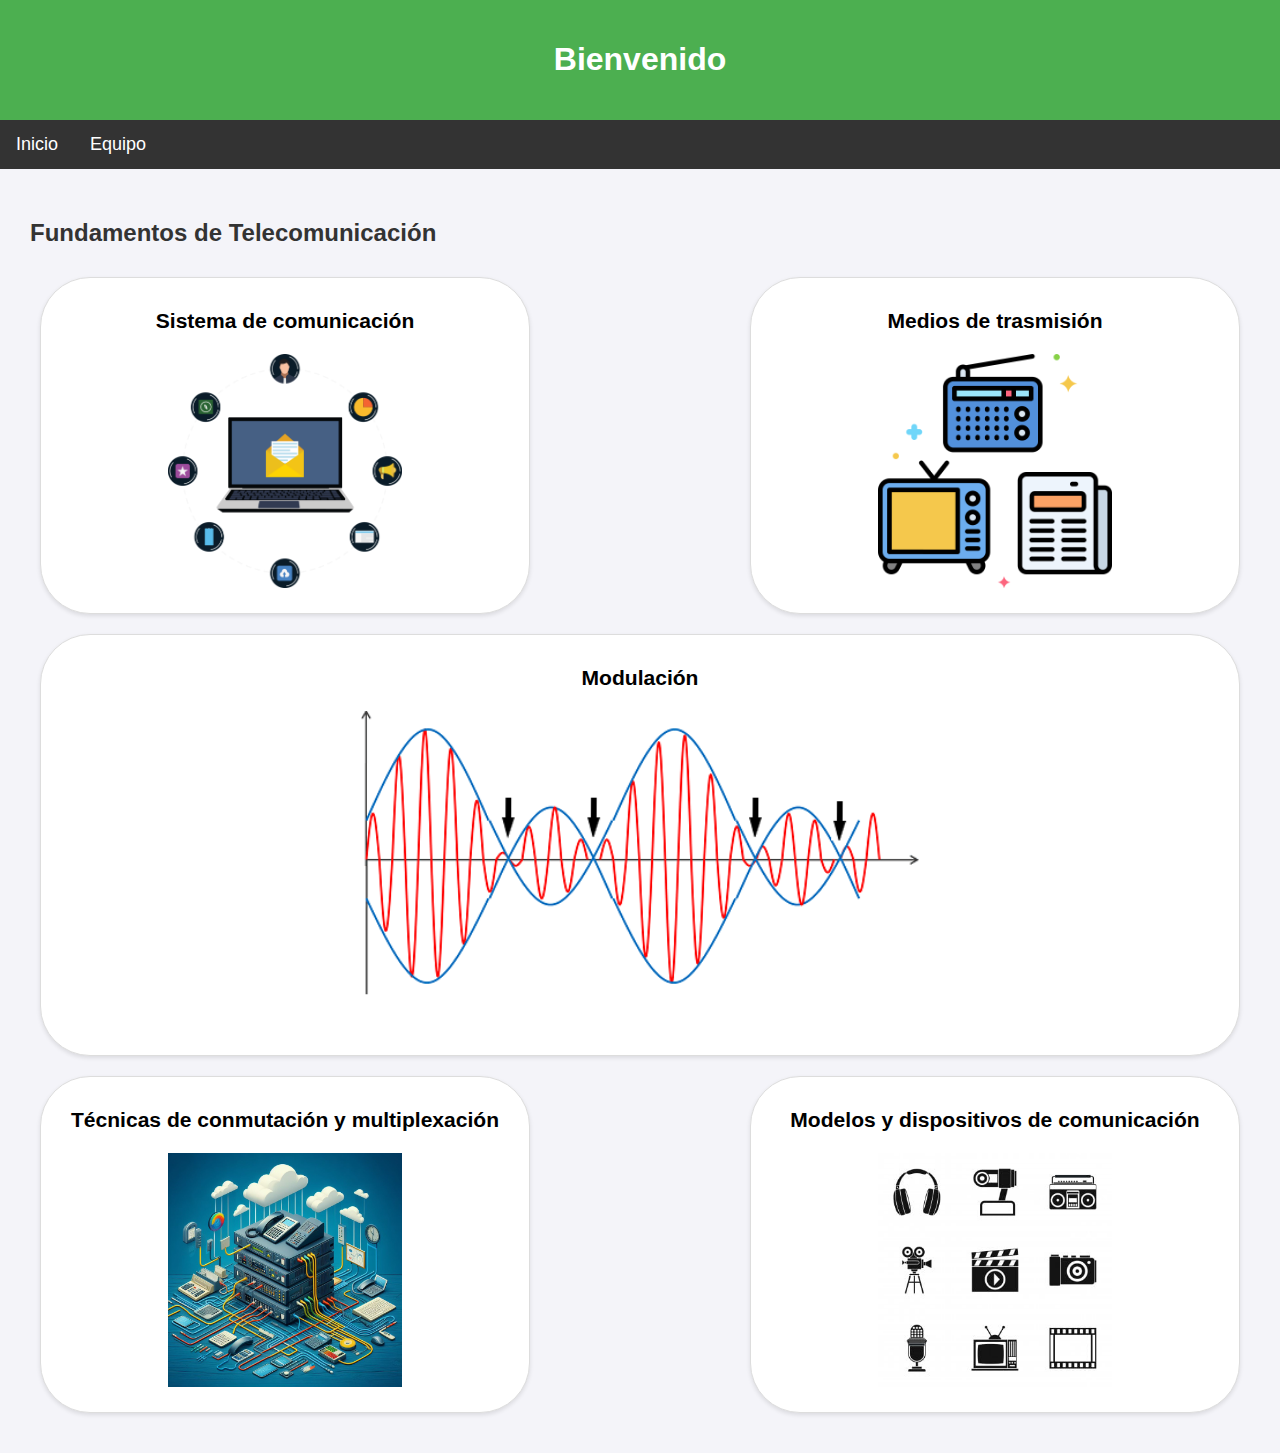
<file: 3er_Parcial_Proyecto/index.html>
<!DOCTYPE html>
<html lang="en">

<head>
    <meta charset="UTF-8">
    <meta name="viewport" content="width=device-width, initial-scale=1.0">
    <title>Proyecto Final</title>
    <link rel="stylesheet" href="css/style.css">
</head>

<body>
    <header>
        <h1>Bienvenido</h1>
    </header>
    <nav>
        <a href="index.html">Inicio</a>
        <a href="equipo.html">Equipo</a>
    </nav>
    <div class="container">
        <h2>Fundamentos de Telecomunicación</h2>
        <div class="grid">
            <div class="card">
                <a href="sistemas_de_comunicacion.html">
                    <h3>Sistema de comunicación</h3>
                    <img src="img/sistemas-de-comunicacion-portada.png" alt="">
                </a>
            </div>
            <div class="card">
                <a href="medios_de_transmicion.html">
                    <h3>Medios de trasmisión</h3>
                    <img src="img/medios_de_transmision.png" alt="">
                </a>
            </div>
        </div>

        <div class="grid">
            <div class="card">
                <a href="modulacion.html">
                    <h3>Modulación</h3>
                    <img src="img/modulacion.png" alt="">
                </a>
            </div>
        </div>

        <div class="grid">
            <div class="card">
                <a href="tecnicas_de_conmutacion_y_multiplexacion.html">
                    <h3>Técnicas de conmutación y multiplexación</h3>
                    <img src="img/Tecnicas_de_conmutación_y_multiplexacion.png" alt="">
                </a>
            </div>
            <div class="card">
                <a href="modelos_y_dispositivos_de_comunicacion.html">
                    <h3>Modelos y dispositivos de comunicación</h3>
                    <img src="img/dispositivos-modernos-comunicacion.png" alt="">
                </a>
            </div>
        </div>
    </div>
</body>

</html>
</file>
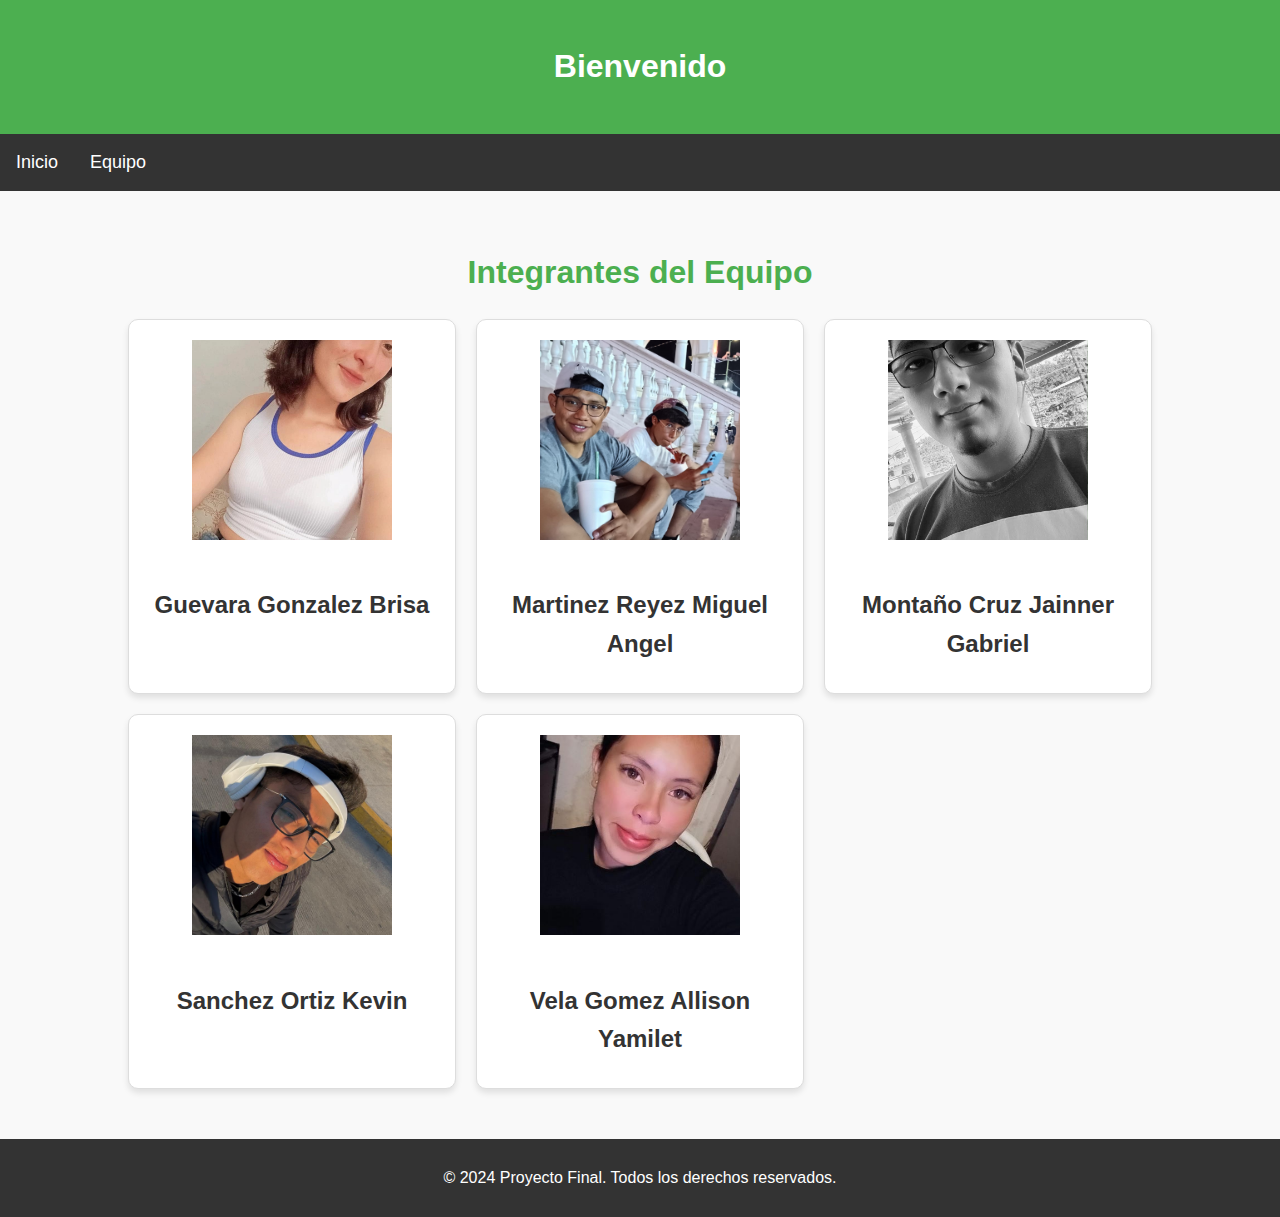
<file: 3er_Parcial_Proyecto/equipo.html>
<!DOCTYPE html>
<html lang="en">

<head>
    <meta charset="UTF-8">
    <meta name="viewport" content="width=device-width, initial-scale=1.0">
    <title>Proyecto Final</title>
    <link rel="stylesheet" href="css/estilosEquipo.css">
</head>

<body>
    <header>
        <h1>Bienvenido</h1>
    </header>
    <nav>
        <a href="index.html">Inicio</a>
        <a href="equipo.html">Equipo</a>
    </nav>
    <main class="container">
        <h2>Integrantes del Equipo</h2>
        <section class="grid">
            <div class="card">
                <img src="img/Brisa.jpg" alt="Brisa">
                <h3>Guevara Gonzalez Brisa</h3>
            </div>
            <div class="card">
                <img src="img/Miguel.jpeg" alt="Miguel">
                <h3>Martinez Reyez Miguel Angel</h3>
            </div>
            <div class="card">
                <img src="img/Gabo.jpg" alt="Jainner Gabriel">
                <h3>Montaño Cruz Jainner Gabriel</h3>
            </div>
            <div class="card">
                <img src="img/kevin.jpg" alt="Kevin">
                <h3>Sanchez Ortiz Kevin</h3>
            </div>
            <div class="card">
                <img src="img/Allison.jpg" alt="Allison">
                <h3>Vela Gomez Allison Yamilet</h3>
            </div>
        </section>
    </main>
    <footer>
        <p>&copy; 2024 Proyecto Final. Todos los derechos reservados.</p>
    </footer>
</body>

</html>
</file>
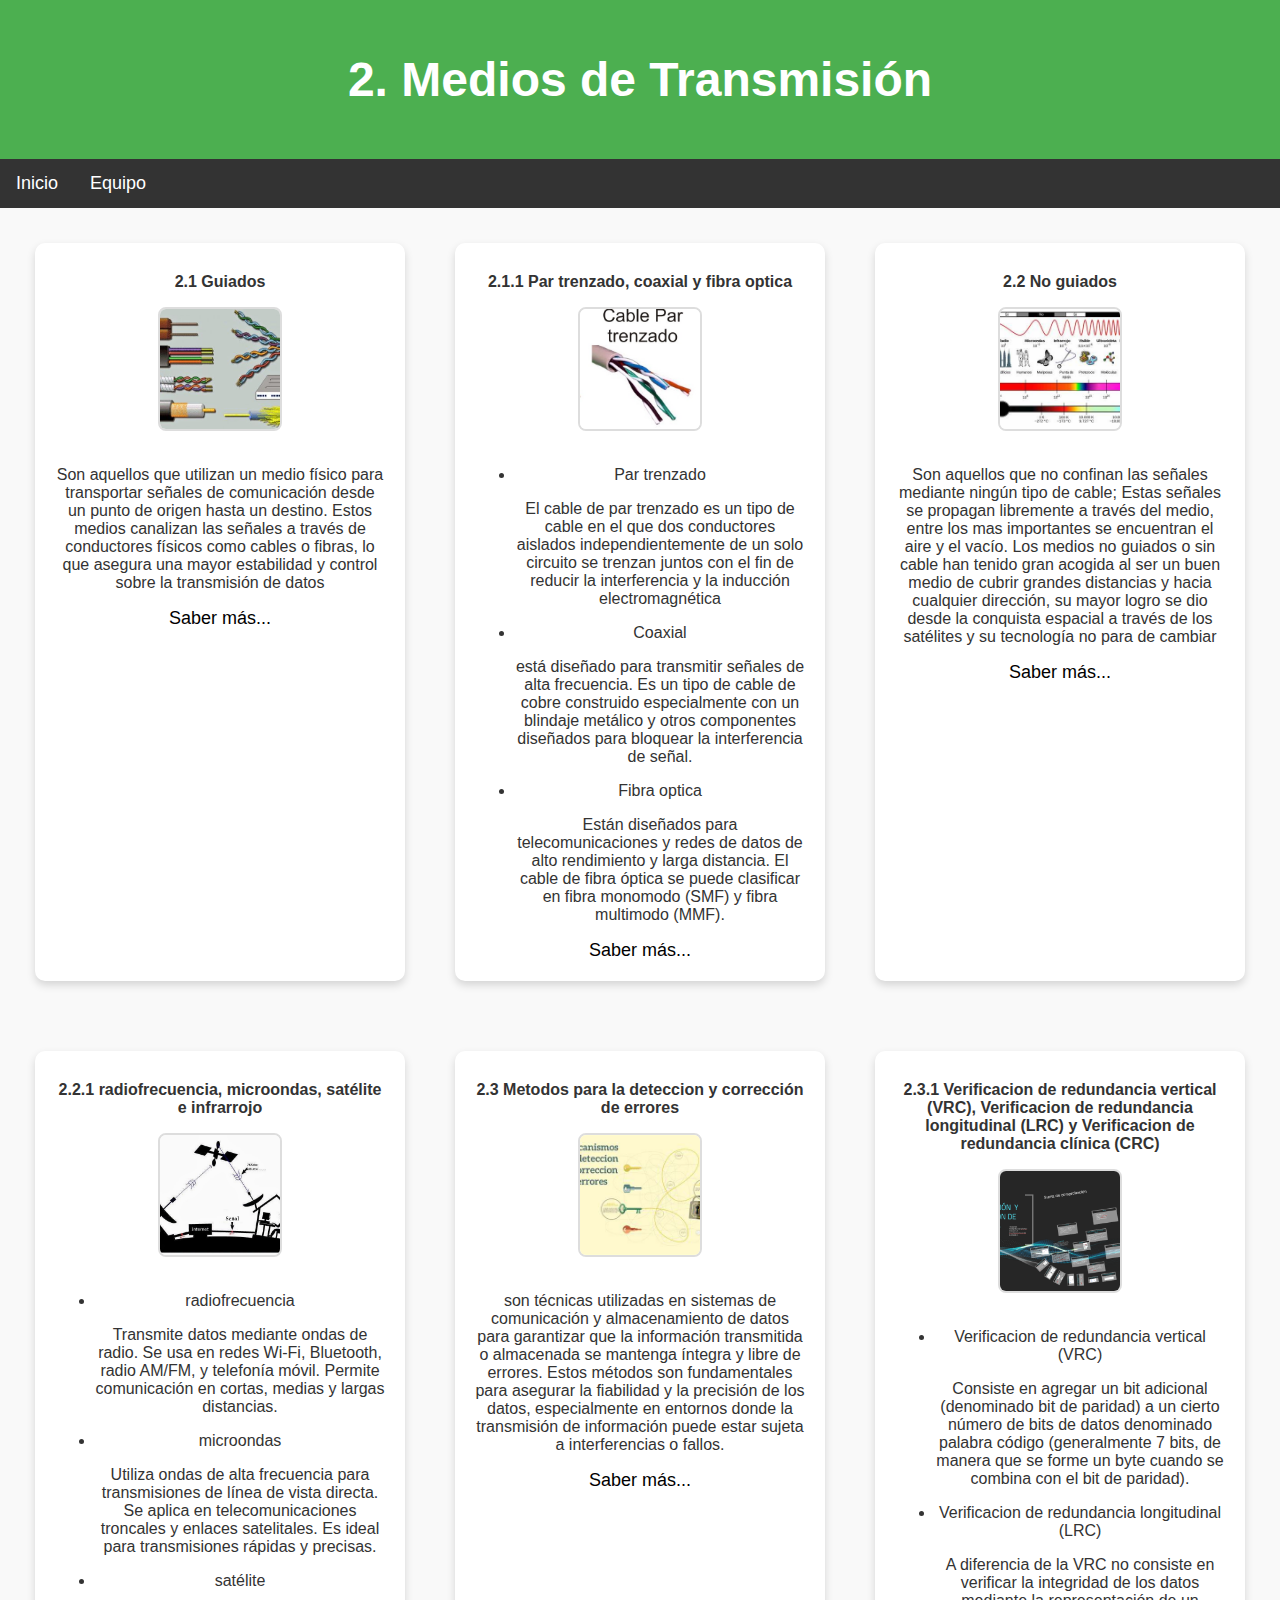
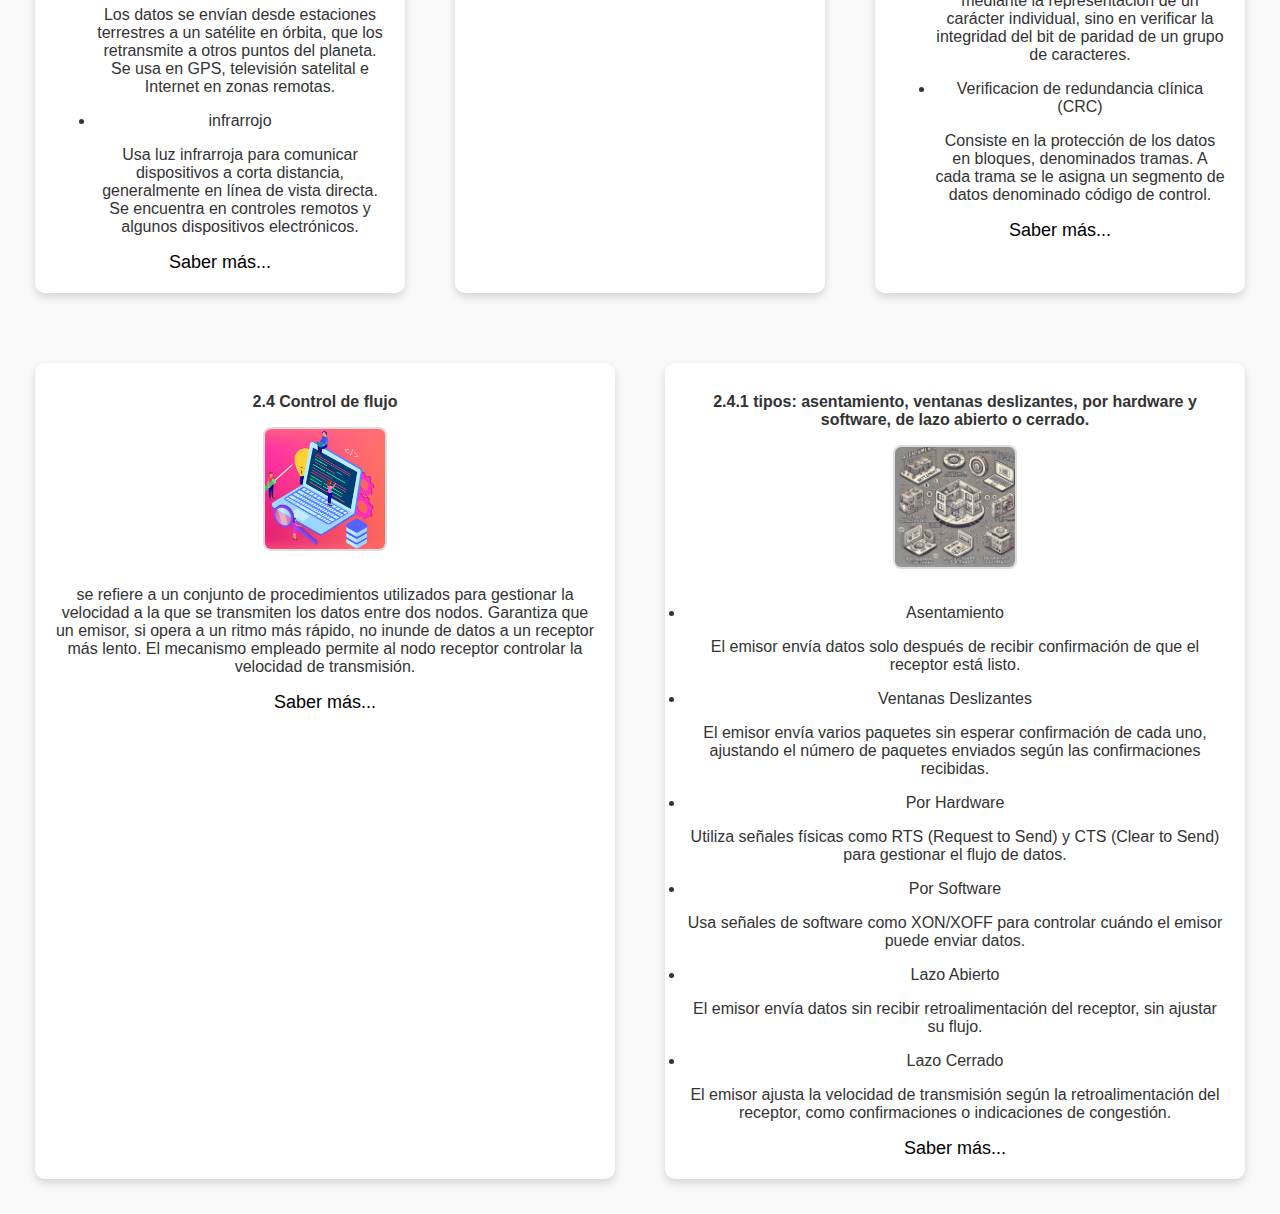
<file: 3er_Parcial_Proyecto/medios_de_transmicion.html>
<!DOCTYPE html>
<html lang="en">

<head>
    <meta charset="UTF-8">
    <meta name="viewport" content="width=device-width, initial-scale=1.0">
    <title>2 Medios de Transmisión</title>
    <link rel="stylesheet" href="css/medios_de_transmision.css">
</head>

<body>
    <header>
        <h1>2. Medios de Transmisión</h1>
    </header>
    <nav>
        <a href="index.html">Inicio</a>
        <a href="equipo.html">Equipo</a>
    </nav>

    <div class="grid">
        <div class="card">
            <h3>2.1 Guiados</h3>
            <img src="img/guiados.jpeg">
            <p>Son aquellos que utilizan un medio físico para transportar señales de comunicación desde un punto de
                origen hasta un destino. Estos medios canalizan las señales a través de conductores físicos como cables
                o fibras, lo que asegura una mayor estabilidad y control sobre la transmisión de datos
            </p>
            <a href="https://todosloshechos.es/que-son-los-medios-de-transmision-guiados">
                Saber más...
            </a>
        </div>
        <div class="card">
            <h3>2.1.1 Par trenzado, coaxial y fibra optica</h3>
            <img src="img/cofi.jpg">
            <p>
            <ul>
                <li>Par trenzado</li>
                <p>El cable de par trenzado es un tipo de cable en el que dos conductores aislados independientemente de
                    un solo circuito se trenzan juntos con el fin de reducir la interferencia y la inducción
                    electromagnética</p>
                <li>Coaxial</li>
                <p>está diseñado para transmitir señales de alta frecuencia. Es un tipo de cable de cobre construido
                    especialmente con un blindaje metálico y otros componentes diseñados para bloquear la interferencia
                    de señal.</p>
                <li>Fibra optica</li>
                <p>Están diseñados para telecomunicaciones y redes de datos de alto rendimiento y larga distancia. El
                    cable de fibra óptica se puede clasificar en fibra monomodo (SMF) y fibra multimodo (MMF).</p>
            </ul>
            </p>
            <a
                href="https://lasdiferencias.com/cable-fibra-optica-par-trenzado-coaxial/#:~:text=El%20cable%20de%20par%20trenzado%2C%20el%20cable%20de,propias%20que%20los%20hancen%20diferentes%20de%20los%20otros.">
                Saber más...
            </a>
        </div>
        <div class="card">
            <h3>2.2 No guiados</h3>
            <img src="img/noguiados.jpeg">
            <p>Son aquellos que no confinan las señales mediante ningún tipo de cable; Estas señales se propagan
                libremente a través del medio, entre los mas importantes se encuentran el aire y el vacío.
                Los medios no guiados o sin cable han tenido gran acogida al ser un buen medio de cubrir grandes
                distancias y hacia cualquier dirección, su mayor logro se dio desde la conquista espacial a través de
                los satélites y su tecnología no para de cambiar
            </p>
            <a href="https://redes-de-computadoras35.webnode.mx/medios-de-transmision/medios-no-guiados/">
                Saber más...
            </a>
        </div>
    </div>

    <div class="grid">
        <div class="card">
            <h3>2.2.1 radiofrecuencia, microondas, satélite e infrarrojo</h3>
            <img src="img/infra.jpg">
            <p>
            <ul>
                <li>radiofrecuencia</li>
                <p>Transmite datos mediante ondas de radio. Se usa en redes Wi-Fi, Bluetooth, radio AM/FM, y telefonía
                    móvil. Permite comunicación en cortas, medias y largas distancias.</p>
                <li>microondas</li>
                <p>Utiliza ondas de alta frecuencia para transmisiones de línea de vista directa. Se aplica en
                    telecomunicaciones troncales y enlaces satelitales. Es ideal para transmisiones rápidas y precisas.
                </p>
                <li>satélite</li>
                <p>Los datos se envían desde estaciones terrestres a un satélite en órbita, que los retransmite a otros
                    puntos del planeta. Se usa en GPS, televisión satelital e Internet en zonas remotas.
                </p>
                <li>infrarrojo</li>
                <p>Usa luz infrarroja para comunicar dispositivos a corta distancia, generalmente en línea de vista
                    directa. Se encuentra en controles remotos y algunos dispositivos electrónicos.
                </p>
            </ul>
            </p>
            <a
                href="https://telecomunicacionesportafolio.blogspot.com/2014/12/22no-guiados-radiofrecuencia-microondas.html">
                Saber más...
            </a>
        </div>
        <div class="card">
            <h3>2.3 Metodos para la deteccion y corrección de errores</h3>
            <img src="img/detec.jpeg">
            <p>son técnicas utilizadas en sistemas de comunicación y almacenamiento de datos para garantizar que la
                información transmitida o almacenada se mantenga íntegra y libre de errores. Estos métodos son
                fundamentales para asegurar la fiabilidad y la precisión de los datos, especialmente en entornos donde
                la transmisión de información puede estar sujeta a interferencias o fallos.
            </p>
            <a href="https://www.youtube.com/watch?v=hEhp8qhFU90&t=1s">
                Saber más...
            </a>
        </div>
        <div class="card">
            <h3>2.3.1 Verificacion de redundancia vertical (VRC), Verificacion de redundancia longitudinal (LRC) y
                Verificacion de redundancia clínica (CRC)</h3>
            <img src="img/crc.png">
            <p>
            <ul>
                <li>Verificacion de redundancia vertical (VRC)</li>
                <p>Consiste en agregar un bit adicional (denominado bit de paridad) a un cierto número de bits de datos
                    denominado palabra código (generalmente 7 bits, de manera que se forme un byte cuando se combina con
                    el bit de paridad).</p>
                <li>Verificacion de redundancia longitudinal (LRC)</li>
                <p>A diferencia de la VRC no consiste en verificar la integridad de los datos mediante la representación
                    de un carácter individual, sino en verificar la integridad del bit de paridad de un grupo de
                    caracteres.</p>
                <li>Verificacion de redundancia clínica (CRC)</li>
                <p>Consiste en la protección de los datos en bloques, denominados tramas. A cada trama se le asigna un
                    segmento de datos denominado código de control.</p>
            </ul>
            </p>
            <a href="https://metodosdedetecciondeerrores.wordpress.com/2017/10/02/vrc-lrc-y-crc/">
                Saber más...
            </a>
        </div>
    </div>

    <div class="grid">
        <div class="card">
            <h3>2.4 Control de flujo</h3>
            <img src="img/cf.png">
            <p>se refiere a un conjunto de procedimientos utilizados para gestionar la velocidad a la que se transmiten
                los datos entre dos nodos. Garantiza que un emisor, si opera a un ritmo más rápido, no inunde de datos a
                un receptor más lento. El mecanismo empleado permite al nodo receptor controlar la velocidad de
                transmisión.</p>
            <a href="https://www.ninjaone.com/es/it-hub/it-service-management/que-es-control-de-flujo/">
                Saber más...
            </a>
        </div>
        <div class="card">
            <h3>2.4.1 tipos: asentamiento, ventanas deslizantes, por hardware y software, de lazo abierto o cerrado.
            </h3>
            <img src="img/tipos.jpg">
            <p>
                <li>Asentamiento</li>
            <p> El emisor envía datos solo después de recibir confirmación de que el
                receptor está listo.</p>
            <li>Ventanas Deslizantes</li>
            <p>El emisor envía varios paquetes sin esperar
                confirmación de cada uno, ajustando el número de paquetes enviados según las confirmaciones recibidas.
            </p>
            <li>Por Hardware</li>
            <p>Utiliza señales físicas como RTS (Request to Send) y CTS (Clear to Send)
                para gestionar el flujo de datos.</p>
            <li>Por Software</li>
            <p>Usa señales de software como XON/XOFF para controlar cuándo el emisor
                puede enviar datos.</p>
            <li>Lazo Abierto</li>
            <p>El emisor envía datos sin recibir retroalimentación del receptor, sin
                ajustar su flujo.</p>
            <li>Lazo Cerrado</li>
            <p> El emisor ajusta la velocidad de transmisión según la
                retroalimentación del receptor, como confirmaciones o indicaciones de congestión.</p>
            </p>
            <a
                href="https://mediosdetransmisionysuscarateristicas.blogspot.com/2015/06/24-control-de-flujo-tipos-asentimiento.html">
                Saber más...
            </a>
        </div>

    </div>
</body>

</html>
</file>
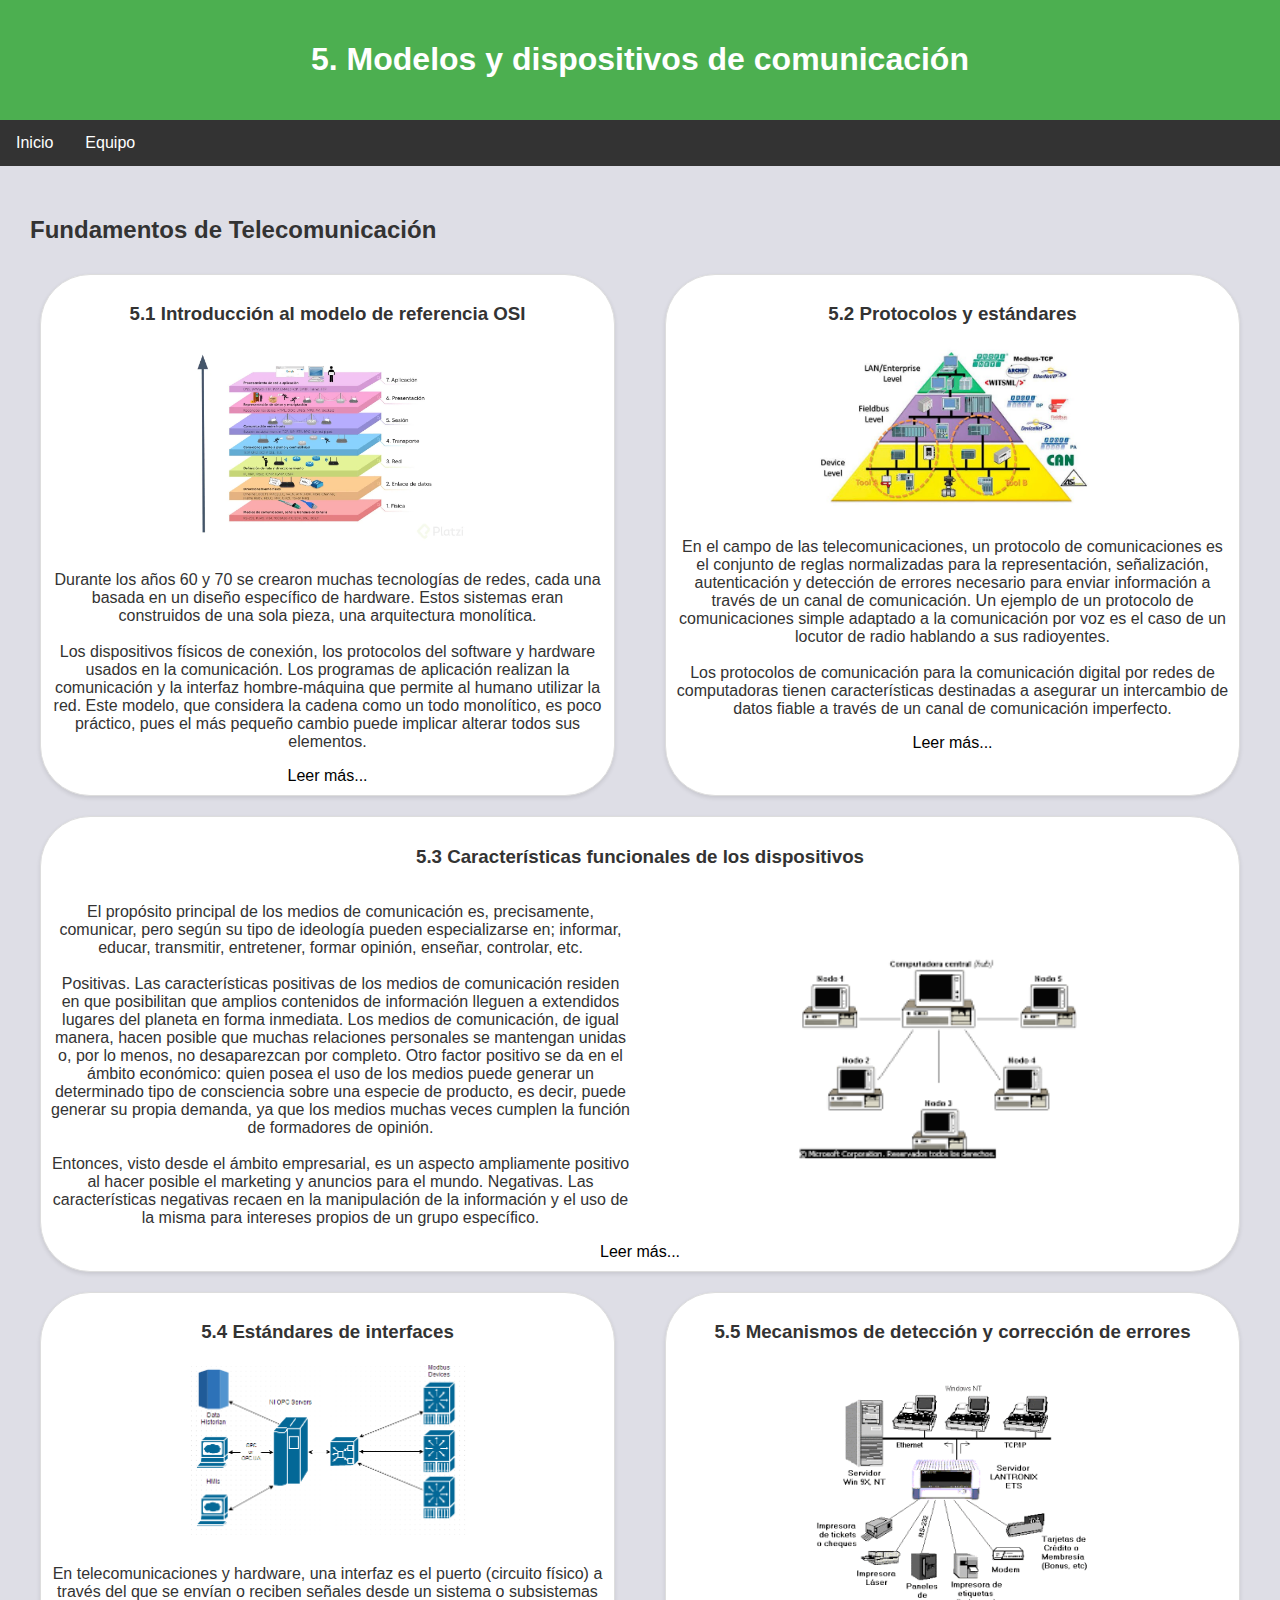
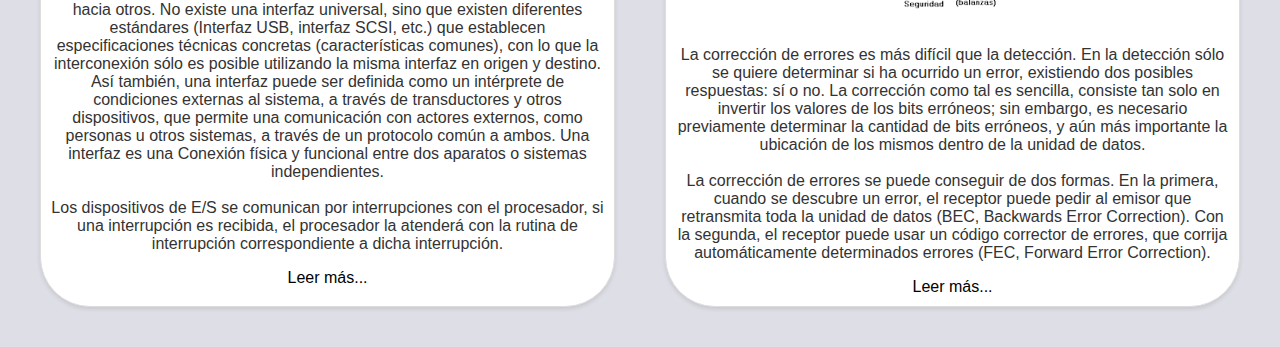
<file: 3er_Parcial_Proyecto/modelos_y_dispositivos_de_comunicacion.html>
<!DOCTYPE html>
<html lang="en">

<head>
    <meta charset="UTF-8">
    <meta name="viewport" content="width=device-width, initial-scale=1.0">
    <title>Modulos y dispositivos de comunicación</title>
    <link rel="stylesheet" href="css/tecnicas_de_conmutacion_y_multiplexacion.css">
</head>

<body>
    <header>
        <h1>5. Modelos y dispositivos de comunicación</h1>
    </header>
    <nav>
        <a href="index.html">Inicio</a>
        <a href="equipo.html">Equipo</a>
        <a href="#"></a>
        <a href="#"></a>
    </nav>
    <div class="container">
        <h2>Fundamentos de Telecomunicación</h2>
        <div class="grid">
            <div class="card">
                <h3>5.1 Introducción al modelo de referencia OSI</h3>
                <img src="img/osi.webp" alt="">
                <p>
                    Durante los años 60 y 70 se crearon muchas tecnologías de redes, cada una basada en un diseño
                    específico de hardware. Estos sistemas eran construidos de una sola pieza, una arquitectura
                    monolítica.<br><br>
                    Los dispositivos físicos de conexión, los protocolos del software y hardware usados en la
                    comunicación.
                    Los programas de aplicación realizan la comunicación y la interfaz hombre-máquina que permite al
                    humano
                    utilizar la red. Este modelo, que considera la cadena como un todo monolítico, es poco práctico,
                    pues el
                    más pequeño cambio puede implicar alterar todos sus elementos.

                </p>
                <a href="https://modelosdispositivoscomunicacion.blogspot.com/">Leer más...</a>
            </div>
            <div class="card">
                <h3>5.2 Protocolos y estándares</h3>
                <img src="img/PyE.png" alt="">
                <p>
                    En el campo de las telecomunicaciones, un protocolo de comunicaciones es el conjunto de reglas
                    normalizadas
                    para la representación, señalización, autenticación y detección de errores necesario para enviar
                    información a
                    través de un canal de comunicación. Un ejemplo de un protocolo de comunicaciones simple adaptado a
                    la comunicación
                    por voz es el caso de un locutor de radio hablando a sus radioyentes.<br><br>
                    Los protocolos de comunicación para la comunicación digital por redes de computadoras tienen
                    características
                    destinadas a asegurar un intercambio de datos fiable a través de un canal de comunicación
                    imperfecto.
                </p>
                <a href="https://beimarloquillo.blogspot.com/2015/11/6_25.html">Leer más...</a>
            </div>
        </div>

        <div class="grid">
            <div class="card">
                <h3>5.3 Características funcionales de los dispositivos</h3>
                <div class="content">
                    <div class="text">
                        <p>
                            El propósito principal de los medios de comunicación es, precisamente, comunicar, pero según
                            su tipo de ideología
                            pueden especializarse en; informar, educar, transmitir, entretener, formar opinión, enseñar,
                            controlar, etc.<br><br>
                            Positivas. Las características positivas de los medios de comunicación residen en que
                            posibilitan que
                            amplios contenidos de información lleguen a extendidos lugares del planeta en forma
                            inmediata. Los medios
                            de comunicación, de igual manera, hacen posible que muchas relaciones personales se
                            mantengan unidas o,
                            por lo menos, no desaparezcan por completo. Otro factor positivo se da en el ámbito
                            económico: quien posea
                            el uso de los medios puede generar un determinado tipo de consciencia sobre una especie de
                            producto, es decir,
                            puede generar su propia demanda, ya que los medios muchas veces cumplen la función de
                            formadores de opinión.<br><br>
                            Entonces, visto desde el ámbito empresarial, es un aspecto ampliamente positivo al hacer
                            posible el marketing y
                            anuncios para el mundo.
                            Negativas. Las características negativas recaen en la manipulación de la información y el
                            uso de la
                            misma para intereses propios de un grupo específico.
                        </p>
                    </div>
                    <div class="image">
                        <img src="img/caracteriasticas.png" alt="">
                    </div>
                </div>
                <a href="https://u6dispositivosdecomunicacionitstulum.wordpress.com/6-1-caracteristicas-funcionales-dispositivos-de-comunicacion/">Leer más...</a>
            </div>
        </div>

        <div class="grid">
            <div class="card">
                <h3>5.4 Estándares de interfaces</h3>
                <img src="img/estandares.png" alt="">
                <p>
                    En telecomunicaciones y hardware, una interfaz es el puerto (circuito físico) a través del que
                    se envían o reciben señales desde un sistema o subsistemas hacia otros. No existe una interfaz
                    universal, sino que existen diferentes estándares (Interfaz USB, interfaz SCSI, etc.) que establecen
                    especificaciones técnicas concretas (características comunes), con lo que la interconexión sólo es
                    posible utilizando la misma interfaz en origen y destino.
                    Así también, una interfaz puede ser definida como un intérprete de condiciones externas al sistema,
                    a través de transductores y otros dispositivos, que permite una comunicación con actores externos,
                    como personas u otros sistemas, a través de un protocolo común a ambos. Una interfaz es una Conexión
                    física y funcional entre dos aparatos o sistemas independientes.<br><br>
                    Los dispositivos de E/S se comunican por interrupciones con el procesador, si una interrupción es
                    recibida, el procesador la atenderá con la rutina de interrupción correspondiente a dicha
                    interrupción.
                </p>
                <a href="https://beimarloquillo.blogspot.com/2015/11/6_1.html">Leer más...</a>
            </div>
            <div class="card">
                <h3>5.5 Mecanismos de detección y corrección de errores</h3>
                <img src="img/errores.png" alt="">
                <p>
                    La corrección de errores es más difícil que la detección. En la detección sólo se quiere determinar
                    si
                    ha ocurrido un error, existiendo dos posibles respuestas: sí o no. La corrección como tal es
                    sencilla,
                    consiste tan solo en invertir los valores de los bits erróneos; sin embargo, es necesario
                    previamente
                    determinar la cantidad de bits erróneos, y aún más importante la ubicación de los mismos dentro de
                    la
                    unidad de datos.<br><br>
                    La corrección de errores se puede conseguir de dos formas. En la primera, cuando se descubre un
                    error, el receptor puede pedir al emisor que retransmita toda la unidad de datos (BEC, Backwards
                    Error Correction). Con la segunda, el receptor puede usar un código corrector de errores, que
                    corrija automáticamente determinados errores (FEC, Forward Error Correction).
                </p>
                <a href="https://sites.google.com/site/sistemasdemultiplexado/arquitecturas-de-las-redes-de--comunicacin-caractersticas/8--deteccin-y-correccin-de-errores">Leer más...</a>
            </div>
        </div>
    </div>
</body>

</html>
</file>
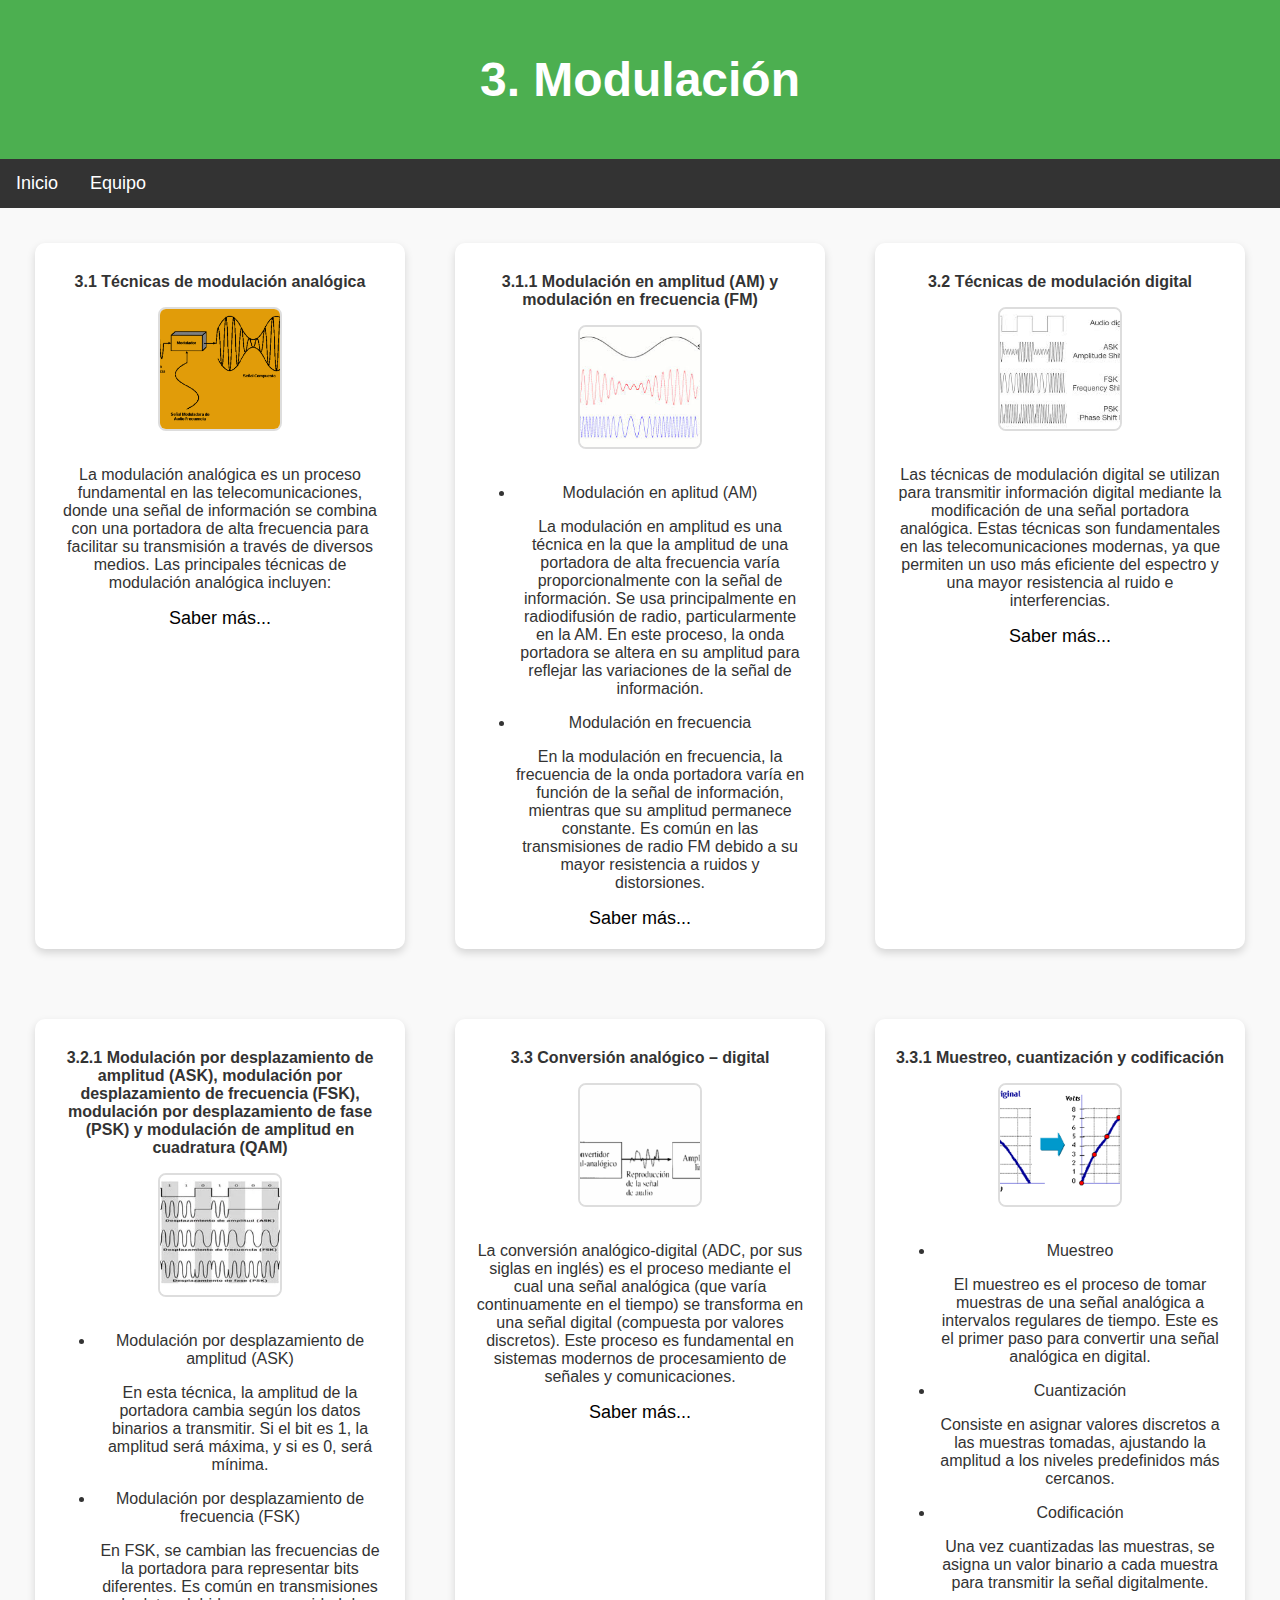
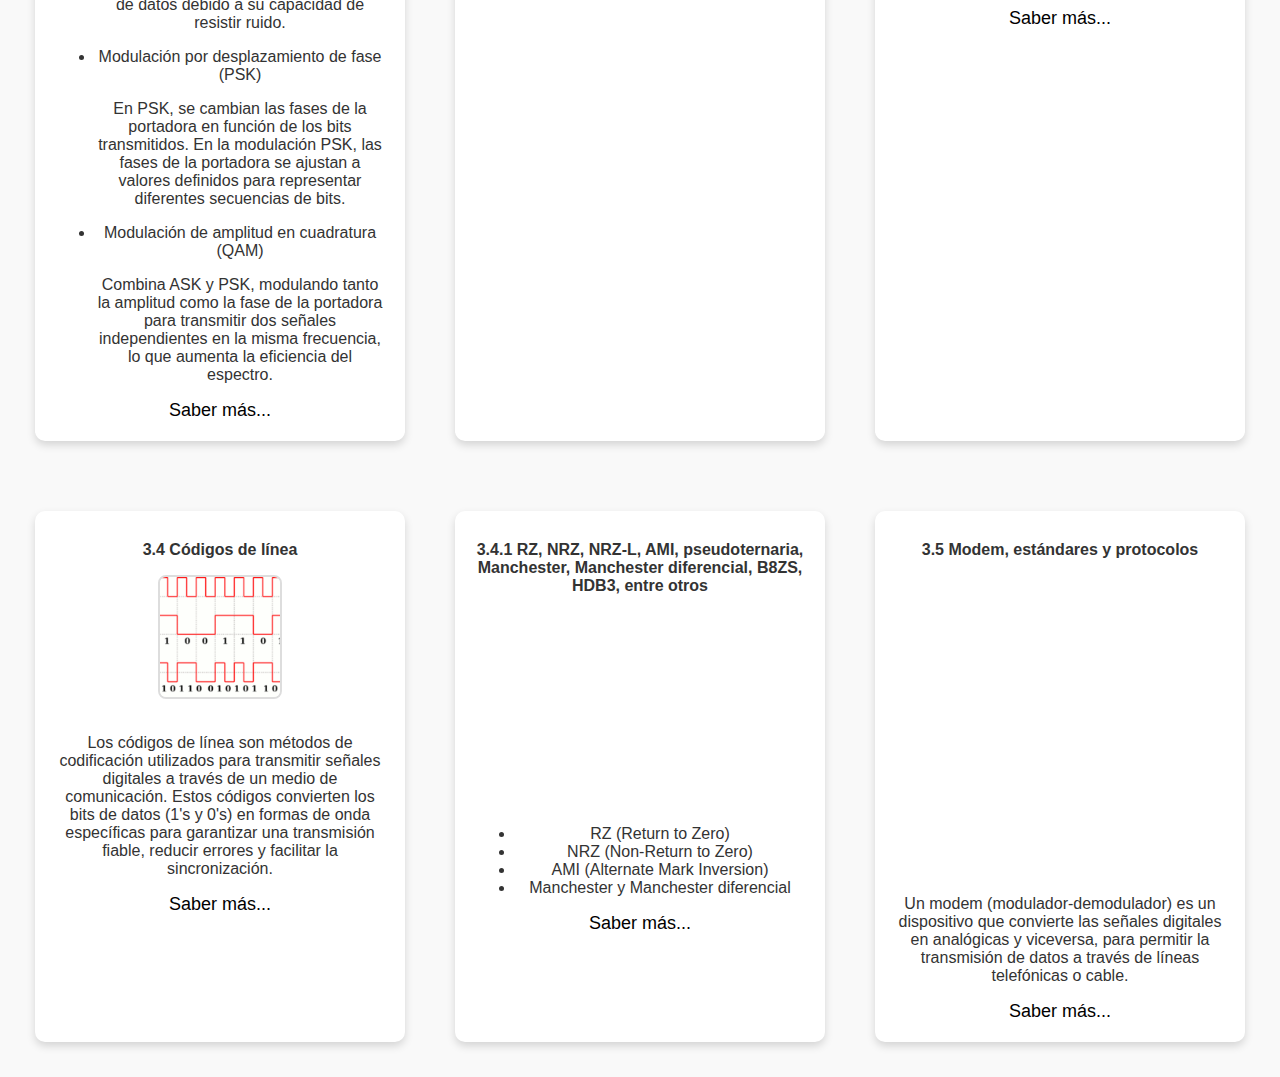
<file: 3er_Parcial_Proyecto/modulacion.html>
<!DOCTYPE html>
<html lang="en">

<head>
    <meta charset="UTF-8">
    <meta name="viewport" content="width=device-width, initial-scale=1.0">
    <title>Modulación</title>
    <link rel="stylesheet" href="css/modulacion.css">
</head>

<body>
    <header>
        <h1>3. Modulación</h1>
    </header>
    <nav>
        <a href="index.html">Inicio</a>
        <a href="equipo.html">Equipo</a>
    </nav>

    <div class="grid">
        <div class="card">
            <h3>3.1 Técnicas de modulación analógica</h3>
            <img src="img/ModulacionImagenes/1.png">
            <p>
                La modulación analógica es un proceso fundamental en las telecomunicaciones, donde una señal de
                información se combina con una portadora de alta frecuencia para facilitar su transmisión a través de
                diversos medios. Las principales técnicas de modulación analógica incluyen:
            </p>
            <a href="https://youtu.be/OVaQn041Qxw">
                Saber más...
            </a>
        </div>
        <div class="card">
            <h3>3.1.1 Modulación en amplitud (AM) y modulación en frecuencia (FM)</h3>
            <img src="img/ModulacionImagenes/2.jpg">
            <p>
            <ul>
                <li>Modulación en aplitud (AM)</li>
                <p>La modulación en amplitud es una técnica en la que la amplitud de una portadora de alta frecuencia
                    varía proporcionalmente con la señal de información. Se usa principalmente en radiodifusión de
                    radio, particularmente en la AM. En este proceso, la onda portadora se altera en su amplitud para
                    reflejar las variaciones de la señal de información.</p>
                <li>Modulación en frecuencia</li>
                <p>En la modulación en frecuencia, la frecuencia de la onda portadora varía en función de la señal de
                    información, mientras que su amplitud permanece constante. Es común en las transmisiones de radio FM
                    debido a su mayor resistencia a ruidos y distorsiones.</p>
            </ul>
            </p>
            <a href="https://enlinea.zacatecas.tecnm.mx/mod/resource/view.php?id=6502">
                Saber más...
            </a>
        </div>
        <div class="card">
            <h3>3.2 Técnicas de modulación digital</h3>
            <img src="img/ModulacionImagenes/3.jpg">
            <p>
                Las técnicas de modulación digital se utilizan para transmitir información digital mediante la
                modificación de una señal portadora analógica. Estas técnicas son fundamentales en las
                telecomunicaciones modernas, ya que permiten un uso más eficiente del espectro y una mayor resistencia
                al ruido e interferencias.
            </p>
            <a href="https://youtu.be/51e1fjKrggo">
                Saber más...
            </a>
        </div>
    </div>

    <div class="grid">
        <div class="card">
            <h3>
                3.2.1 Modulación por desplazamiento de amplitud (ASK), modulación por desplazamiento de frecuencia
                (FSK), modulación por desplazamiento de fase (PSK) y modulación de amplitud en cuadratura (QAM)</h3>
            <img src="img/ModulacionImagenes/4.jpg">
            <p>
            <ul>
                <li>Modulación por desplazamiento de amplitud (ASK)</li>
                <p>En esta técnica, la amplitud de la portadora cambia según los datos binarios a transmitir. Si el bit
                    es 1, la amplitud será máxima, y si es 0, será mínima.</p>
                <li>Modulación por desplazamiento de frecuencia (FSK)</li>
                <p>En FSK, se cambian las frecuencias de la portadora para representar bits diferentes. Es común en
                    transmisiones de datos debido a su capacidad de resistir ruido.</p>
                <li>Modulación por desplazamiento de fase (PSK)</li>
                <p>En PSK, se cambian las fases de la portadora en función de los bits transmitidos. En la modulación
                    PSK, las fases de la portadora se ajustan a valores definidos para representar diferentes secuencias
                    de bits.</p>
                <li>Modulación de amplitud en cuadratura (QAM)</li>
                <p>Combina ASK y PSK, modulando tanto la amplitud como la fase de la portadora para transmitir dos
                    señales independientes en la misma frecuencia, lo que aumenta la eficiencia del espectro.</p>
            </ul>
            </p>
            <a href="https://youtu.be/qGwUOvErR8Q">
                Saber más...
            </a>
        </div>
        <div class="card">
            <h3>3.3 Conversión analógico – digital</h3>
            <img src="img/ModulacionImagenes/5.jpg">
            <p>
                La conversión analógico-digital (ADC, por sus siglas en inglés) es el proceso mediante el cual una señal
                analógica (que varía continuamente en el tiempo) se transforma en una señal digital (compuesta por
                valores discretos). Este proceso es fundamental en sistemas modernos de procesamiento de señales y
                comunicaciones.
            </p>
            <a href="https://youtu.be/dJGj7h-ljDw">
                Saber más...
            </a>
        </div>
        <div class="card">
            <h3>3.3.1 Muestreo, cuantización y codificación</h3>
            <img src="img/ModulacionImagenes/6.jpg">
            <p>
            <ul>
                <li>Muestreo</li>
                <p>El muestreo es el proceso de tomar muestras de una señal analógica a intervalos regulares de tiempo.
                    Este es el primer paso para convertir una señal analógica en digital.</p>
                <li>Cuantización</li>
                <p>Consiste en asignar valores discretos a las muestras tomadas, ajustando la amplitud a los niveles
                    predefinidos más cercanos.</p>
                <li>Codificación</li>
                <p>Una vez cuantizadas las muestras, se asigna un valor binario a cada muestra para transmitir la señal
                    digitalmente.</p>
            </ul>
            </p>
            <a href="https://www.uv.es/masefor/PAGINAS/muestreo.html">
                Saber más...
            </a>
        </div>
    </div>

    <div class="grid">
        <div class="card">
            <h3>3.4 Códigos de línea</h3>
            <img src="img/ModulacionImagenes/7.jpg">
            <p>
                Los códigos de línea son métodos de codificación utilizados para transmitir señales digitales a través
                de un medio de comunicación. Estos códigos convierten los bits de datos (1's y 0's) en formas de onda
                específicas para garantizar una transmisión fiable, reducir errores y facilitar la sincronización.
            </p>
            <a href="https://youtu.be/kccwCjYAvxs">
                Saber más...
            </a>
        </div>
        <div class="card">
            <h3>3.4.1 RZ, NRZ, NRZ-L, AMI, pseudoternaria, Manchester, Manchester diferencial, B8ZS, HDB3, entre otros
            </h3>
            <div style="text-align:center;">
                <iframe src="//v.calameo.com/?bkcode=002115085e25e356fc32e" width="300" height="194" frameborder="0"
                    scrolling="no" allowtransparency allowfullscreen style="margin:0 auto;"></iframe>
            </div>
            <p>
            <ul>
                <li>RZ (Return to Zero)</li>
                <li>NRZ (Non-Return to Zero)</li>
                <li>AMI (Alternate Mark Inversion)</li>
                <li>Manchester y Manchester diferencial</li>
            </ul>
            </p>
            <a href="https://youtu.be/sYSOTsIjXdM?si=QugHATuNH3RWV5ig">
                Saber más...
            </a>
        </div>
        <div class="card">
            <h3>3.5 Modem, estándares y protocolos</h3>
            <iframe src="https://prezi.com/p/embed/2qbcg7iky4oz/" id="iframe_container" frameborder="0"
                webkitallowfullscreen="" mozallowfullscreen="" allowfullscreen="" allow="autoplay; fullscreen"
                height="300" width="350"></iframe>
            <p>
                Un modem (modulador-demodulador) es un dispositivo que convierte las señales digitales en analógicas y
                viceversa, para permitir la transmisión de datos a través de líneas telefónicas o cable.
            </p>
            <a href="https://youtu.be/4Vr9akbI8Q8?si=NqxW6oWN6uczCId_">
                Saber más...
            </a>
        </div>
    </div>
</body>

</html>
</file>
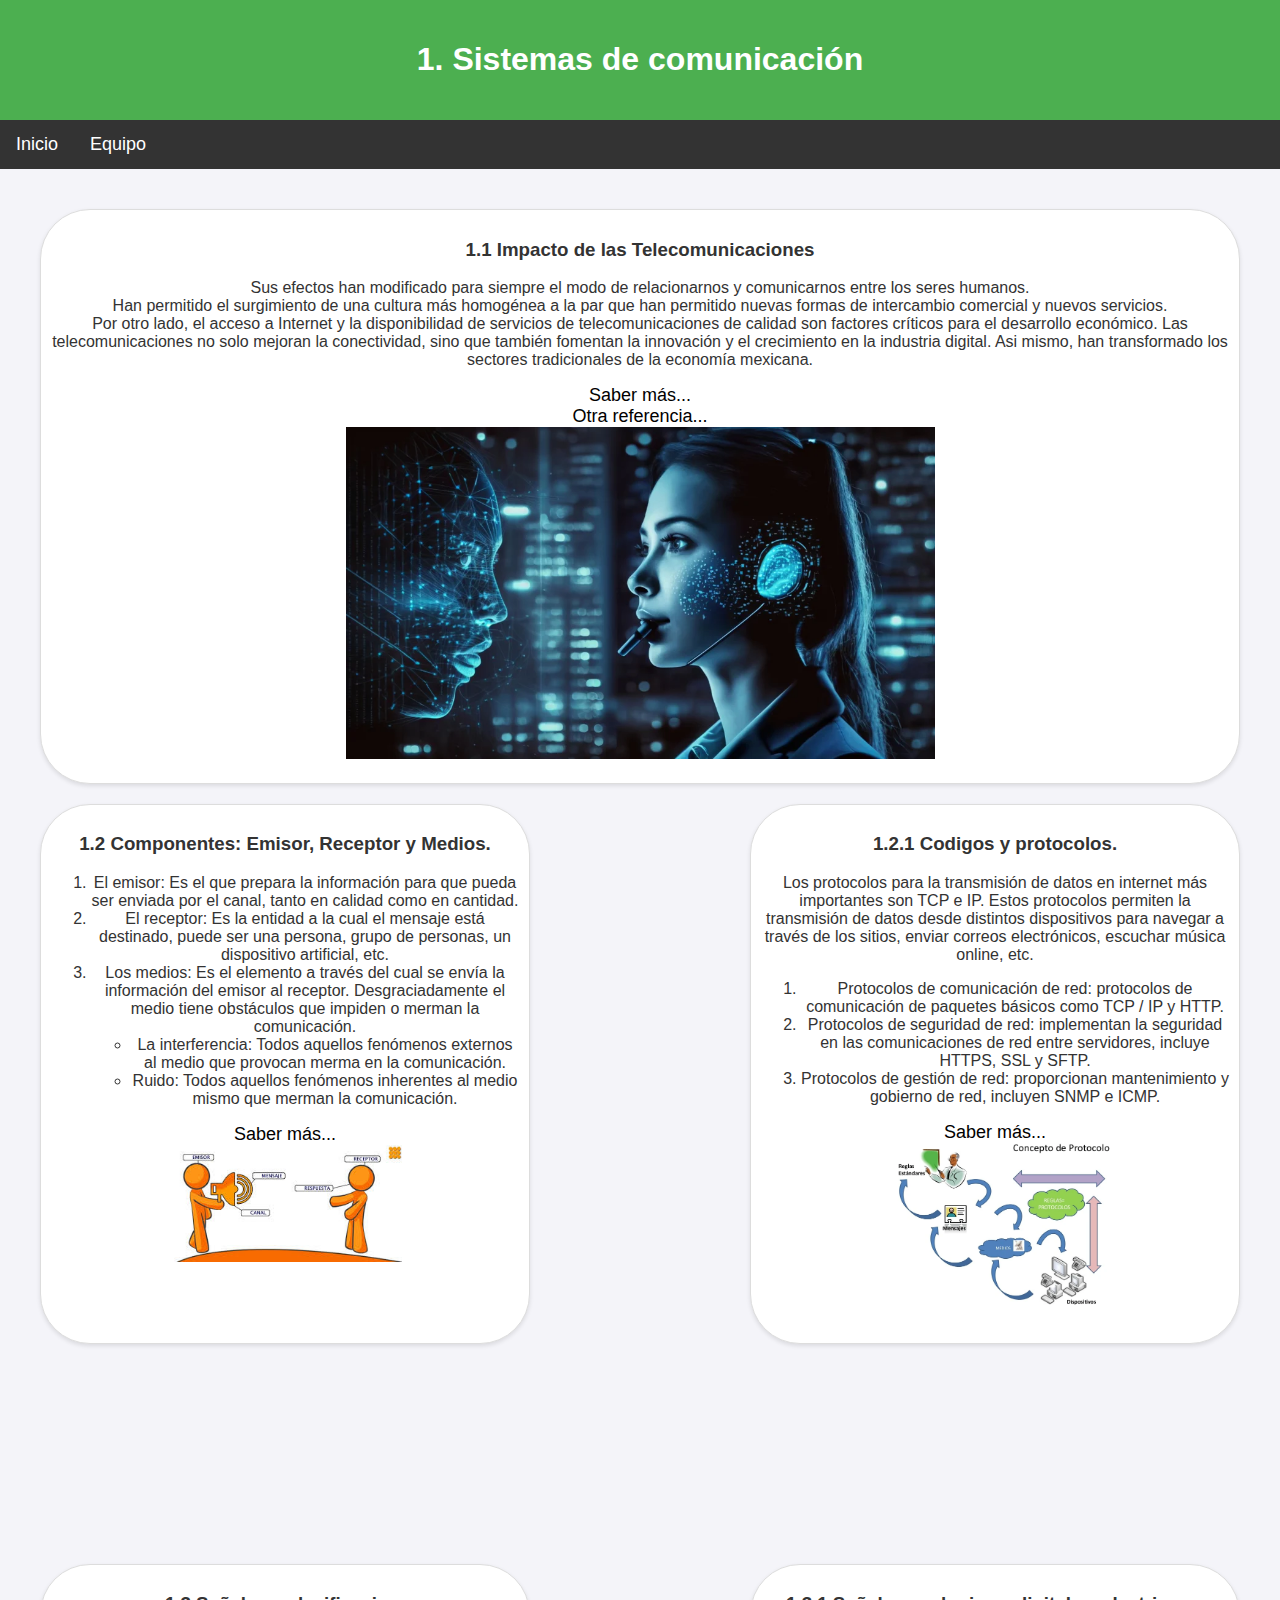
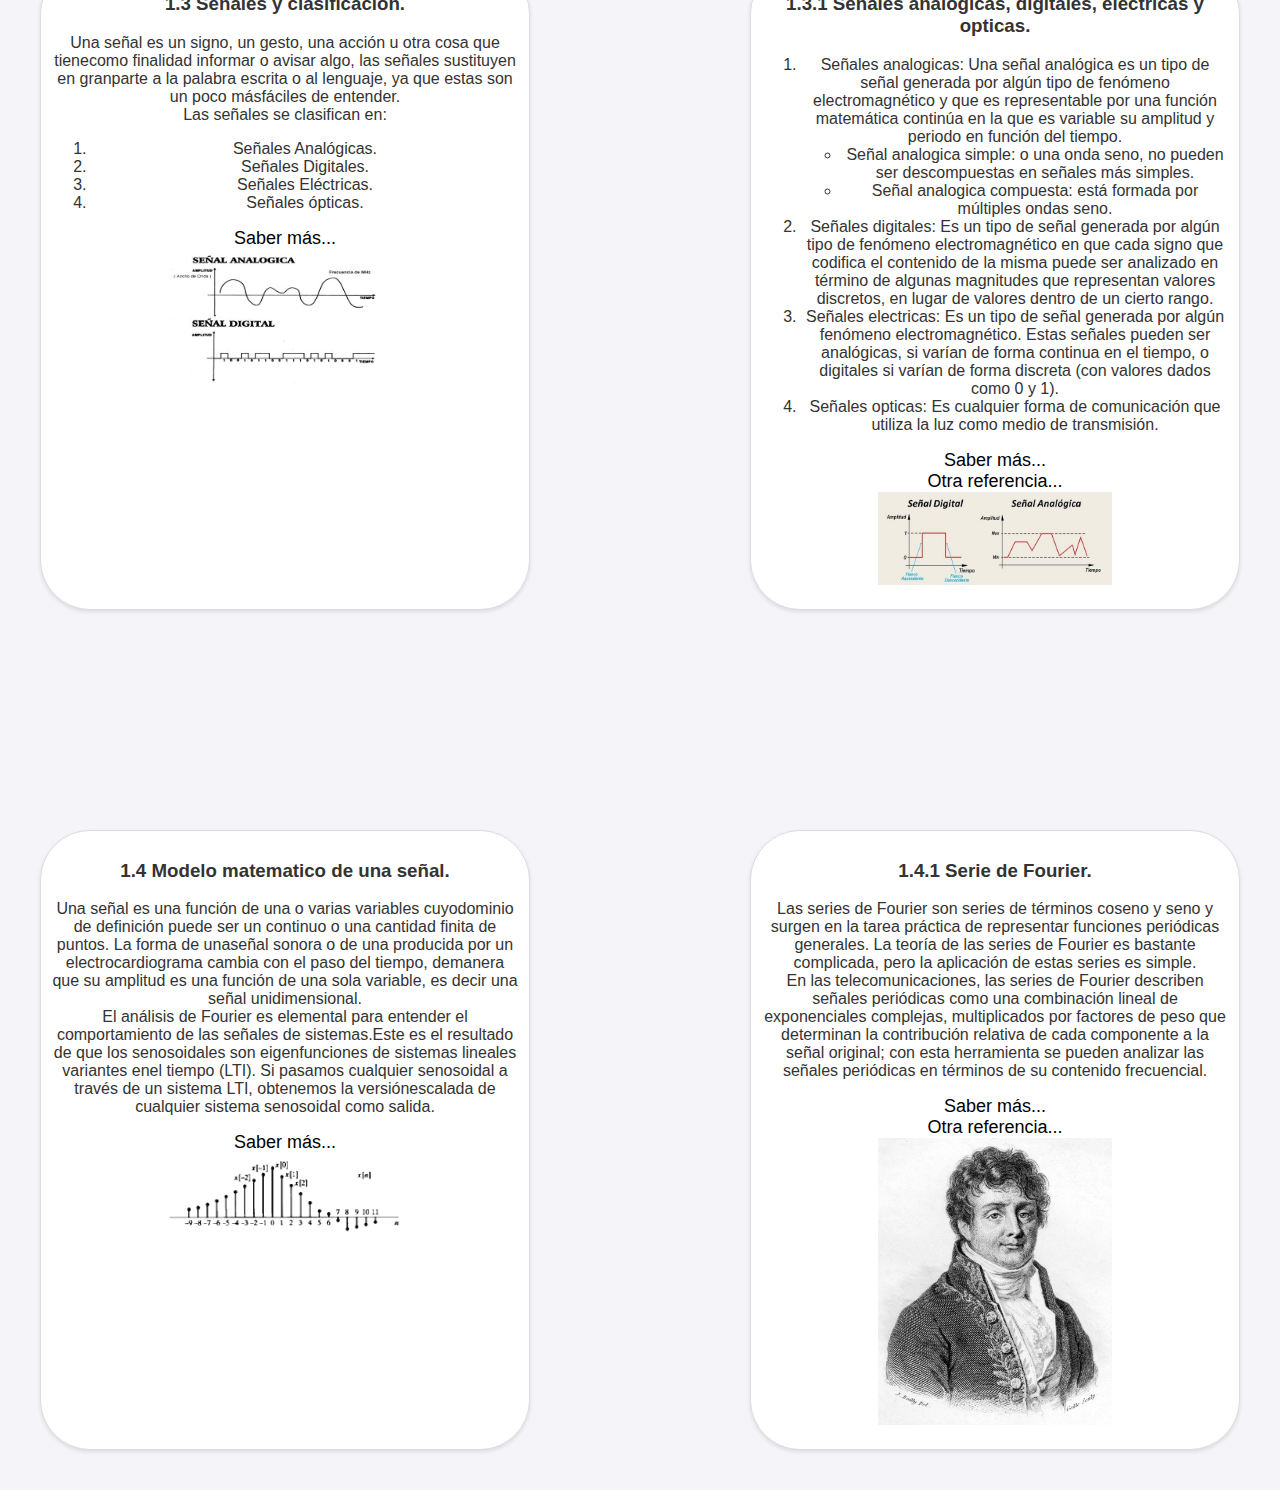
<file: 3er_Parcial_Proyecto/sistemas_de_comunicacion.html>
<!DOCTYPE html>
<html lang="en">

<head>
    <meta charset="UTF-8">
    <meta name="viewport" content="width=device-width, initial-scale=1.0">
    <title>Sistemas de comunicación</title>
    <link rel="stylesheet" href="css/style.css">
</head>

<body>
    <header>
        <h1>1. Sistemas de comunicación</h1>
    </header>
    <nav>
        <a href="index.html">Inicio</a>
        <a href="equipo.html">Equipo</a>
    </nav>
    <div class="container">

        <div class="grid">
            <div class="card">
                <h3>1.1 Impacto de las Telecomunicaciones</h3>
                <div class="content">
                    <div class="text">
                        <p>
                            Sus efectos han modificado para siempre el modo de relacionarnos y comunicarnos entre los seres humanos. <br>
                            Han permitido el surgimiento de una cultura más homogénea a la par que han permitido nuevas formas de intercambio comercial y nuevos servicios. <br>
                            Por otro lado, el acceso a Internet y la disponibilidad de servicios de telecomunicaciones de calidad son factores críticos para el desarrollo económico. Las telecomunicaciones no solo mejoran la conectividad, sino que también fomentan la innovación y el crecimiento en la industria digital. Asi mismo, han transformado los sectores tradicionales de la economía mexicana.  
                        </p>
                        <a href="https://concepto.de/telecomunicaciones/">Saber más...</a> <br>
                        <a href="https://evcon-group.com/el-impacto-de-las-telecomunicaciones-en-la-economia-mexicana-conectando-al-futuro/">Otra referencia...</a>
                    </div>
                    <div class="image">
                        <img src="img/imp_telecomunicaciones.jpg" alt="Impacto de las telecomunicaciones">
                    </div>
                </div>
            </div>
        </div>

        <div class="grid">
            <div class="card">
                    <h3>1.2 Componentes: Emisor, Receptor y Medios.</h3>
                    <div class="content">
                        <div class="text">
                            <p>
                                <ol>
                                    <li>El emisor: Es el que prepara la información para que pueda ser enviada por el canal, tanto en calidad como en cantidad.</li>
                                    <li>El receptor: Es la entidad a la cual el mensaje está destinado, puede ser una persona, grupo de personas, un dispositivo artificial, etc.</li>
                                    <li>Los medios: Es el elemento a través del cual se envía la información del emisor al receptor. Desgraciadamente el medio tiene obstáculos que impiden o merman la comunicación. 
                                        <ul>
                                            <li>La interferencia: Todos aquellos fenómenos externos al medio que provocan merma en la comunicación.</li>
                                            <li>Ruido: Todos aquellos fenómenos inherentes al medio mismo que merman la comunicación.</li>
                                        </ul>
                                    </li>
                                </ol>
                            </p>
                            <a href="https://u6dispositivosdecomunicacionitstulum.wordpress.com/1-2-componentes-emisor-receptor-medios-codigos-y-protocolos/">Saber más...</a>
                        </div>
                        <div class="image">
                            <img src="img/Componentes_teleco.jpg" alt="Componentes de la telecomunicacion">
                        </div>
                    </div>
            </div>
            <div class="card">
                    <h3>1.2.1 Codigos y protocolos.</h3>
                    <div class="content">
                        <div class="text">
                            <p>
                                Los protocolos para la transmisión de datos en internet más importantes son TCP e IP. Estos protocolos permiten la transmisión de datos desde distintos dispositivos para navegar a través de los sitios, enviar correos electrónicos, escuchar música online, etc. <br>
                                <ol>
                                    <li>Protocolos de comunicación de red: protocolos de comunicación de paquetes básicos como TCP / IP y HTTP.</li>
                                    <li>Protocolos de seguridad de red: implementan la seguridad en las comunicaciones de red entre servidores, incluye HTTPS, SSL y SFTP.</li>
                                    <li>Protocolos de gestión de red: proporcionan mantenimiento y gobierno de red, incluyen SNMP e ICMP.</li>
                                </ol>
                            </p>
                            <a href="https://www.kio.tech/blog/data-center/protocolos-de-comunicaci%C3%B3n-de-redes">Saber más...</a>
                        </div>
                        <div class="image">
                            <img src="img/protocolos.jpg" alt="Codigos y protocolos">
                        </div>
                    </div>
            </div>
            <div class="card">
                    <h3>1.3 Señales y clasificacion.</h3>
                    <div class="content">
                        <div class="text">
                            <p>
                                Una señal es un signo, un gesto, una acción u otra cosa que tienecomo finalidad informar o avisar algo, las señales sustituyen en granparte a la palabra escrita o al lenguaje, ya que estas son un poco másfáciles de entender. <br>
                                Las señales se clasifican en: <br>
                                <ol>
                                    <li>Señales Analógicas.</li>
                                    <li>Señales Digitales.</li>
                                    <li>Señales Eléctricas.</li>
                                    <li>Señales ópticas.</li>
                                </ol>
                            </p>
                            <a href="https://www.studocu.com/es-mx/document/instituto-tecnologico-de-cancun/ingenieria-en-sistemas-computacionales/13-senales-y-su-clasificacion/15545867">Saber más...</a>
                        </div>
                        <div class="image">
                            <img src="img/señales.jpg" alt="Clasificacion de las señales">
                        </div>
                    </div>
            </div>
            <div class="card">
                    <h3>1.3.1 Señales analogicas, digitales, electricas y opticas.</h3>
                    <div class="content">
                        <div class="text">
                            <p>
                                <ol>
                                    <li>Señales analogicas: Una señal analógica es un tipo de señal generada por algún tipo de fenómeno electromagnético y que es representable por una función matemática continúa en la que es variable su amplitud y periodo en función del tiempo.
                                        <ul>
                                            <li>Señal analogica simple: o una onda seno, no pueden ser descompuestas en señales más simples.</li>
                                            <li>Señal analogica compuesta: está formada por múltiples ondas seno.</li>
                                        </ul>
                                    </li>
                                    <li>Señales digitales: Es un tipo de señal generada por algún tipo de fenómeno electromagnético en que cada signo que codifica el contenido de la misma puede ser analizado en término de algunas magnitudes que representan valores discretos, en lugar de valores dentro de un cierto rango.</li>
                                    <li>Señales electricas: Es un tipo de señal generada por algún fenómeno electromagnético. Estas señales pueden ser analógicas, si varían de forma continua en el tiempo, o digitales si varían de forma discreta (con valores dados como 0 y 1).</li>
                                    <li>Señales opticas: Es cualquier forma de comunicación que utiliza la luz como medio de transmisión.</li>
                                </ol>
                            </p>
                            <a href="https://fundamentos-telecomunicaciones.blogspot.com/2012/10/13-senales-deterministicas-y-aleatorias.html">Saber más...</a> <br>
                            <a href="https://repositorio-uapa.cuaieed.unam.mx/repositorio/moodle/pluginfile.php/2743/mod_resource/content/1/UAPA-Senales/index.html">Otra referencia...</a>
                        </div>
                        <div class="image">
                            <img src="img/Clasificacion de señales.jpg" alt="Clasificacion de señales">
                        </div>
                    </div>
            </div>
            <div class="card">
                    <h3>1.4 Modelo matematico de una señal.</h3>
                    <div class="content">
                        <div class="text">
                            <p>
                                Una señal es una función de una o varias variables cuyodominio de definición puede ser un continuo o una cantidad finita de puntos. La forma de unaseñal sonora o de una producida por un electrocardiograma cambia con el paso del tiempo, demanera que su amplitud es una función de una sola variable, es decir una señal unidimensional. <br>
                                El análisis de Fourier es elemental para entender el comportamiento de las señales de sistemas.Este es el resultado de que los senosoidales son eigenfunciones de sistemas lineales variantes enel tiempo (LTI). Si pasamos cualquier senosoidal a través de un sistema LTI, obtenemos la versiónescalada de cualquier sistema senosoidal como salida.
                            </p>
                            <a href="https://www.scribd.com/document/592982494/Modelo-matematico-de-una-senal">Saber más...</a>
                        </div>
                        <div class="image">
                            <img src="img/modelo matematico.gif" alt="Modelo matematico de una señal">
                        </div>
                    </div>
            </div>
            <div class="card">
                    <h3>1.4.1 Serie de Fourier.</h3>
                    <div class="content">
                        <div class="text">
                            <p>
                                Las series de Fourier son series de términos coseno y seno y surgen en la tarea práctica de representar funciones periódicas generales. La teoría de las series de Fourier es bastante complicada, pero la aplicación de estas series es simple. <br>
                                En las telecomunicaciones, las series de Fourier describen señales periódicas como una combinación lineal de exponenciales complejas, multiplicados por factores de peso que determinan la contribución relativa de cada componente a la señal original; con esta herramienta se pueden analizar las señales periódicas en términos de su contenido frecuencial.
                            </p>
                            <a href="https://www.dmae.upct.es/~paredes/am_ti/apuntes/Tema%202.%20Series%20y%20transformadas%20de%20Fourier.pdf">Saber más...</a> <br>
                            <a href="http://repositorio.uca.edu.sv/jspui/bitstream/11674/6077/1/Revista%20CONIA2018-10_15-20.pdf">Otra referencia...</a>
                        </div>
                        <div class="image">
                            <img src="img/fourier.jpg" alt="Fourier">
                        </div>
                    </div>
            </div>
        </div>
    </div>
</body>

</html>
</file>
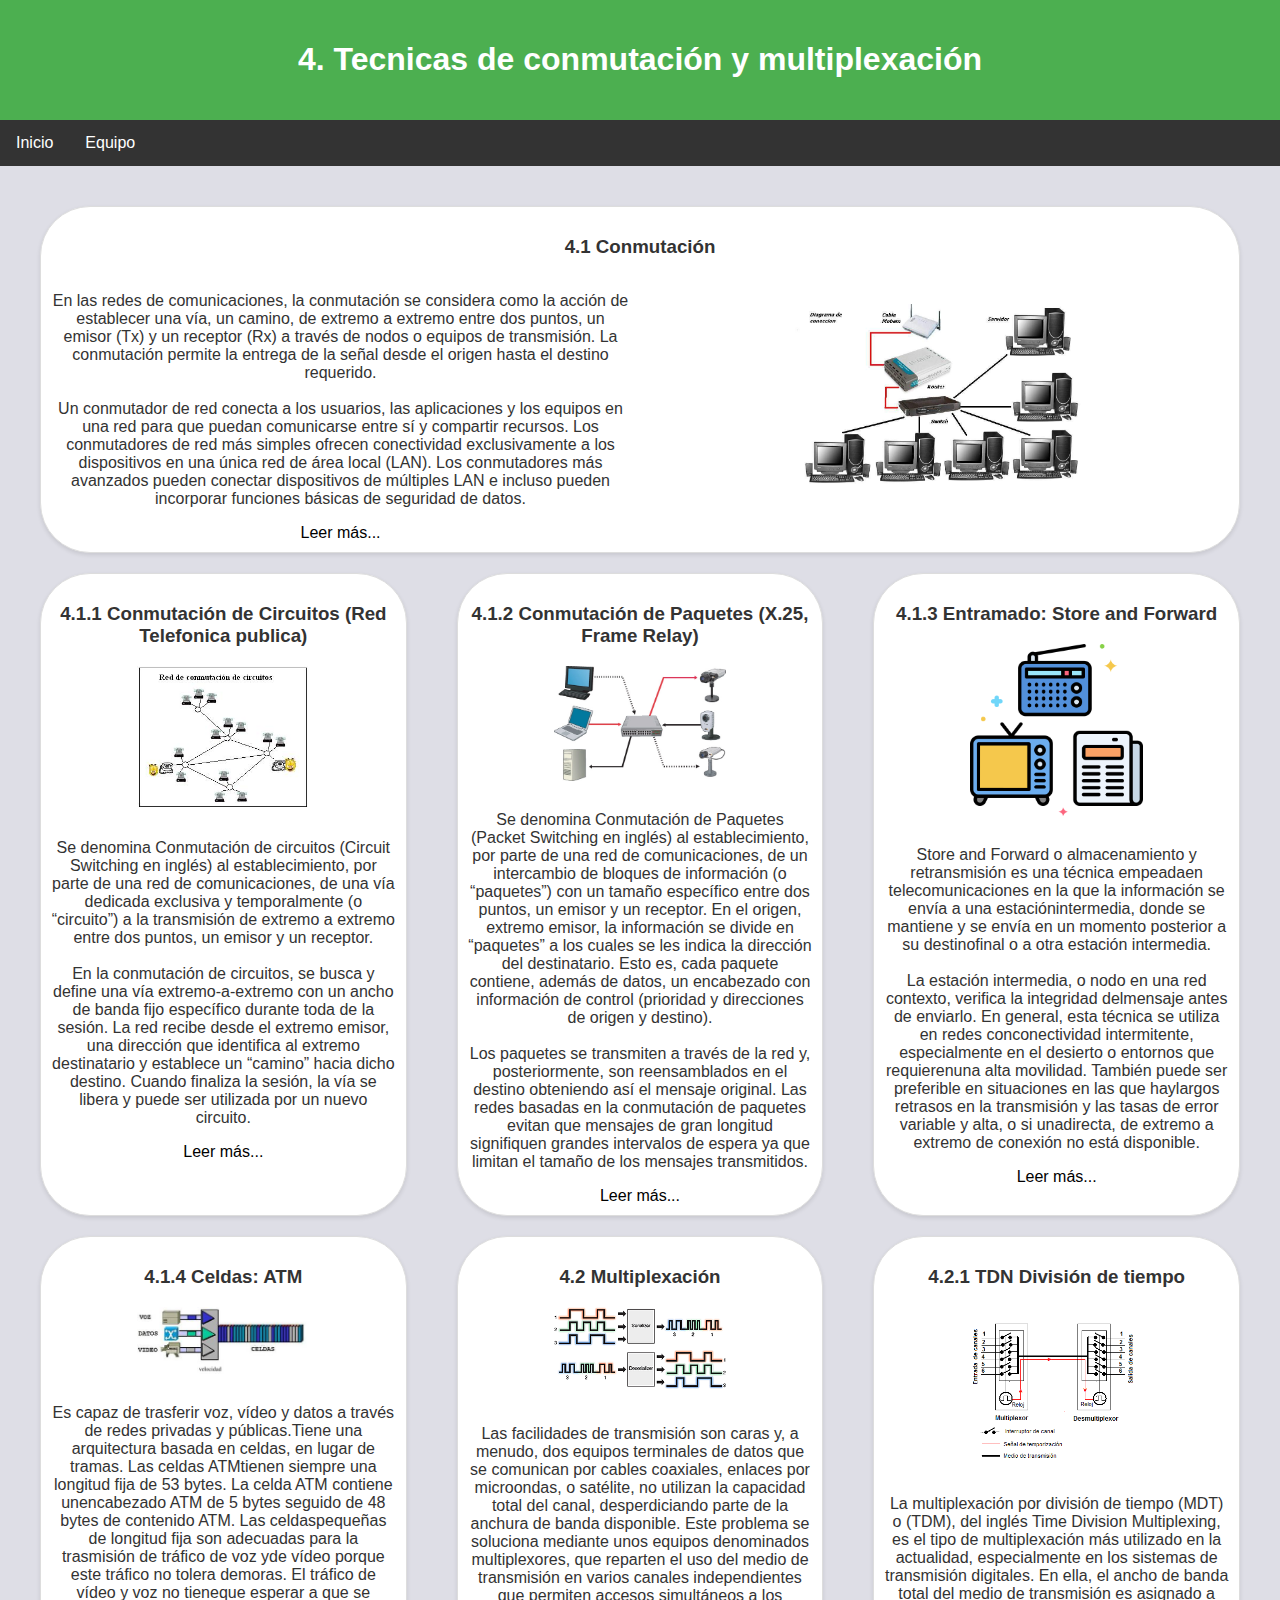
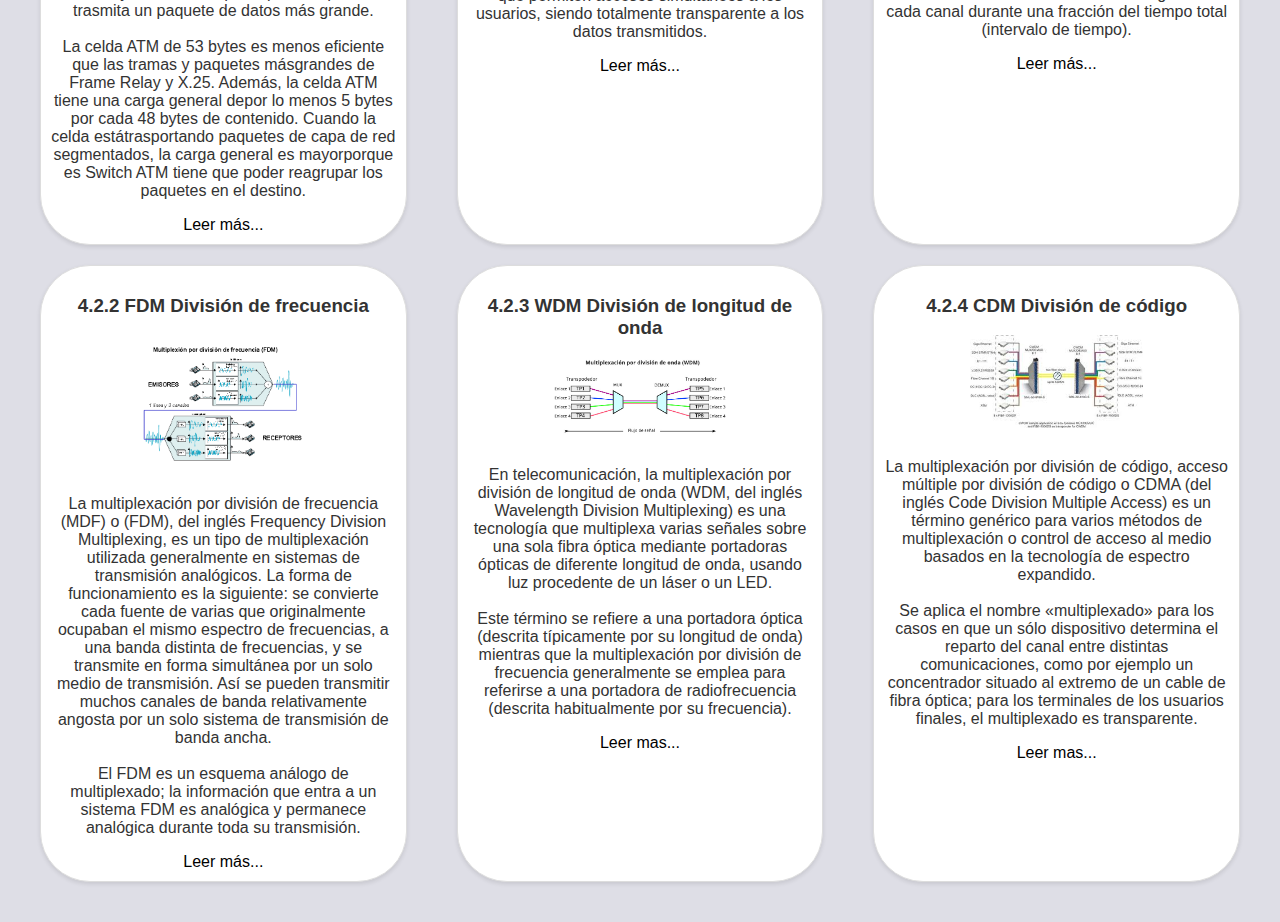
<file: 3er_Parcial_Proyecto/tecnicas_de_conmutacion_y_multiplexacion.html>
<!DOCTYPE html>
<html lang="en">

<head>
    <meta charset="UTF-8">
    <meta name="viewport" content="width=device-width, initial-scale=1.0">
    <title>Tecnicas de conmutación y multiplexación</title>
    <link rel="stylesheet" href="css/tecnicas_de_conmutacion_y_multiplexacion.css">
</head>

<body>
    <header>
        <h1>4. Tecnicas de conmutación y multiplexación</h1>
    </header>
    <nav>
        <a href="index.html">Inicio</a>
        <a href="equipo.html">Equipo</a>
    </nav>
    <div class="container">

        <div class="grid">
            <div class="card">
                <h3>4.1 Conmutación</h3>
                <div class="content">
                    <div class="text">
                        <p>
                            En las redes de comunicaciones, la conmutación se considera como la acción de establecer una
                            vía, un camino, de extremo a extremo entre dos puntos, un emisor (Tx) y un receptor (Rx) a
                            través de nodos o equipos de transmisión. La conmutación permite la entrega de la señal
                            desde el
                            origen hasta el destino requerido. <br><br>
                            Un conmutador de red conecta a los usuarios, las aplicaciones y los equipos en una red para
                            que puedan comunicarse entre sí y compartir recursos. Los conmutadores de red más simples
                            ofrecen conectividad exclusivamente a los dispositivos en una única red de área local (LAN).
                            Los
                            conmutadores más avanzados pueden conectar dispositivos de múltiples LAN e incluso pueden
                            incorporar
                            funciones básicas de seguridad de datos.
                        </p>
                        <a href="https://www.ecured.cu/Conmutaci%C3%B3n_%28Redes_de_comunicaci%C3%B3n%29">Leer más...</a>
                    </div>
                    <div class="image">
                        <img src="img/Conmutacion.jpg" alt="Diagrama de conmutación">
                    </div>
                </div>
            </div>
        </div>

        <div class="grid">
            <div class="card">
                <h3>4.1.1 Conmutación de Circuitos (Red Telefonica publica)</h3>
                <img src="img/Ccircuitos.jpg" alt="">
                <p>
                    Se denomina Conmutación de circuitos (Circuit Switching en inglés) al establecimiento, por parte
                    de una red de comunicaciones, de una vía dedicada exclusiva y temporalmente (o “circuito”) a la
                    transmisión de
                    extremo a extremo entre dos puntos, un emisor y un receptor.<br><br>
                    En la conmutación de circuitos, se busca y define una vía extremo-a-extremo con un ancho de
                    banda fijo específico durante toda de la sesión. La red recibe desde el extremo emisor, una
                    dirección que
                    identifica al extremo destinatario y establece un “camino” hacia dicho destino. Cuando finaliza
                    la sesión, la
                    vía se libera y puede ser utilizada por un nuevo circuito.
                </p>
                <a href="https://es.simbase.com/iot-glossary-dictionary/circuit-switching"> Leer más...</a>
            </div>
            <div class="card">
                <h3>4.1.2 Conmutación de Paquetes (X.25, Frame Relay)</h3>
                <img src="img/Cpaquetes.webp" alt="">
                <p>
                    Se denomina Conmutación de Paquetes (Packet Switching en inglés) al establecimiento, por parte
                    de una red
                    de comunicaciones, de un intercambio de bloques de información (o “paquetes”) con un tamaño
                    específico entre
                    dos puntos, un emisor y un receptor. En el origen, extremo emisor, la información se divide en
                    “paquetes” a
                    los cuales se les indica la dirección del destinatario. Esto es, cada paquete contiene, además
                    de datos, un
                    encabezado con información de control (prioridad y direcciones de origen y destino).<br><br>
                    Los paquetes se transmiten a través de la red y, posteriormente, son reensamblados en el destino
                    obteniendo así
                    el mensaje original. Las redes basadas en la conmutación de paquetes evitan que mensajes de gran
                    longitud
                    signifiquen grandes intervalos de espera ya que limitan el tamaño de los mensajes transmitidos.
                </p>
                <a href="https://www.sapalomera.cat/moodlecf/RS/4/course/module2/2.1.2.5/2.1.2.5.html"> Leer más...</a>
            </div>
            <div class="card">
                <h3>4.1.3 Entramado: Store and Forward</h3>
                <img src="img/medios_de_transmision.png" alt="">
                <p>
                    Store and Forward o almacenamiento y retransmisión
                    es una técnica empeadaen telecomunicaciones en la que la información se envía a una
                    estaciónintermedia,
                    donde se mantiene y se envía en un momento posterior a su destinofinal o a otra estación
                    intermedia.<br><br>
                    La estación intermedia, o nodo en una red contexto, verifica la integridad delmensaje antes de
                    enviarlo.
                    En general, esta técnica se utiliza en redes conconectividad intermitente, especialmente en el
                    desierto o
                    entornos que requierenuna alta movilidad. También puede ser preferible en situaciones en las que
                    haylargos
                    retrasos en la transmisión y las tasas de error variable y alta, o si unadirecta, de extremo a
                    extremo de
                    conexión no está disponible.
                </p>
                <a href="https://fundamentos-telecomunicacion-itiz.blogspot.com/2015/05/43-store-and-forward.html"> Leer más...</a>
            </div>
        </div>

        <div class="grid">
            <div class="card">
                <h3>4.1.4 Celdas: ATM</h3>
                <img src="img/atm.jpg" alt="">
                <p>
                    Es capaz de trasferir voz, vídeo y datos a través de redes privadas y públicas.Tiene una
                    arquitectura
                    basada en celdas, en lugar de tramas. Las celdas ATMtienen siempre una longitud fija de 53
                    bytes. La celda ATM contiene unencabezado ATM de 5 bytes seguido de 48 bytes de contenido ATM.
                    Las celdaspequeñas de longitud fija son adecuadas para la trasmisión de tráfico de voz yde vídeo
                    porque
                    este tráfico no tolera demoras. El tráfico de vídeo y voz no tieneque esperar a que se trasmita
                    un paquete
                    de datos más grande.<br><br>
                    La celda ATM de 53 bytes es menos eficiente que las tramas y paquetes másgrandes de Frame Relay
                    y X.25.
                    Además, la celda ATM tiene una carga general depor lo menos 5 bytes por cada 48 bytes de
                    contenido. Cuando la celda estátrasportando paquetes de capa de red segmentados, la carga
                    general
                    es mayorporque es Switch ATM tiene que poder reagrupar los paquetes en el destino.
                </p>
                <a href="https://www.studocu.com/es-mx/document/universidad-salesiana/fundamentos-de-telecomunicaciones/celdas-atm/12802863">Leer más...</a>
            </div>
            <div class="card">
                <h3>4.2 Multiplexación</h3>
                <img src="img/multiplexacion.gif" alt="">
                <p>
                    Las facilidades de transmisión son caras y, a menudo, dos equipos terminales de datos que se
                    comunican
                    por cables coaxiales, enlaces por microondas, o satélite, no utilizan la capacidad total del canal,
                    desperdiciando parte de la anchura de banda disponible. Este problema se soluciona mediante unos
                    equipos
                    denominados multiplexores, que reparten el uso del medio de transmisión en varios canales
                    independientes
                    que permiten accesos simultáneos a los usuarios, siendo totalmente transparente a los datos
                    transmitidos.
                </p>
                <a href="https://www.extron.es/article/mavsfosta">Leer más...</a>
            </div>
            <div class="card">
                <h3>4.2.1 TDN División de tiempo</h3>
                <img src="img/tdm.webp" alt="">
                <p>
                    La multiplexación por división de tiempo (MDT) o (TDM), del inglés Time Division Multiplexing, es el
                    tipo
                    de multiplexación más utilizado en la actualidad, especialmente en los sistemas de transmisión
                    digitales.
                    En ella, el ancho de banda total del medio de transmisión es asignado a cada canal durante una
                    fracción
                    del tiempo total (intervalo de tiempo).
                </p>
                <a href="https://phoenixnap.mx/glosario/multiplexaci%C3%B3n-por-divisi%C3%B3n-de-tiempo">Leer más...</a>
            </div>
        </div>

        <div class="grid">
            <div class="card">
                <h3>4.2.2 FDM División de frecuencia</h3>
                <img src="img/fdmm.png" alt="">
                <p>
                    La multiplexación por división de frecuencia (MDF) o (FDM), del inglés Frequency Division
                    Multiplexing, es
                    un tipo de multiplexación utilizada generalmente en sistemas de transmisión analógicos. La forma de
                    funcionamiento es la siguiente: se convierte cada fuente de varias que originalmente ocupaban el
                    mismo
                    espectro de frecuencias, a una banda distinta de frecuencias, y se transmite en forma simultánea por
                    un
                    solo medio de transmisión. Así se pueden transmitir muchos canales de banda relativamente angosta
                    por un
                    solo sistema de transmisión de banda ancha.<br><br>
                    El FDM es un esquema análogo de multiplexado; la información que entra a un sistema FDM es analógica
                    y
                    permanece analógica durante toda su transmisión.
                </p>
                <a href="https://www.techtarget.com/searchnetworking/definition/frequency-division-multiplexing">Leer más...</a>
            </div>
            <div class="card">
                <h3>4.2.3 WDM División de longitud de onda</h3>
                <img src="img/wdm.jpg" alt="">
                <p>
                    En telecomunicación, la multiplexación por división de longitud de onda (WDM, del inglés Wavelength
                    Division Multiplexing) es una tecnología que multiplexa varias señales sobre una sola fibra óptica
                    mediante portadoras ópticas de diferente longitud de onda, usando luz procedente de un láser o un
                    LED.<br><br>
                    Este término se refiere a una portadora óptica (descrita típicamente por su longitud de onda)
                    mientras que la multiplexación por división de frecuencia generalmente se emplea para referirse a
                    una
                    portadora de radiofrecuencia (descrita habitualmente por su frecuencia).
                </p>
                <a href="https://www.ciena.es/insights/what-is/What-Is-WDM_es_LA.html#:~:text=La%20multiplexaci%C3%B3n%20por%20divisi%C3%B3n%20de,a%20trav%C3%A9s%20del%20mismo%20medio.">Leer mas...</a>
            </div>
            <div class="card">
                <h3>4.2.4 CDM División de código</h3>
                <img src="img/cdm.jpeg" alt="">
                <p>
                    La multiplexación por división de código, acceso múltiple por división de código o CDMA
                    (del inglés Code Division Multiple Access) es un término genérico para varios métodos de
                    multiplexación o control de acceso al medio basados en la tecnología de espectro expandido.<br><br>
                    Se aplica el nombre «multiplexado» para los casos en que un sólo dispositivo determina el
                    reparto del canal entre distintas comunicaciones, como por ejemplo un concentrador situado al
                    extremo de un cable de fibra óptica; para los terminales de los usuarios finales, el multiplexado
                    es transparente.
                </p>
                <a href="https://telecomunicaciones-itiguala.blogspot.com/2018/11/54-cmd-division-de-codigo.html">Leer mas...</a>
            </div>
        </div>

    </div>
</body>

</html>
</file>
<file: 3er_Parcial_Proyecto/css/style.css>
body {
    font-family: Arial, sans-serif;
    margin: 0;
    padding: 0;
    background-color: #f4f4f9;
    color: #333;
}

/* Header */
header {
    background-color: #4CAF50;
    color: white;
    text-align: center;
    padding: 20px;
}

/* Navigation Bar */
nav {
    background-color: #333;
    overflow: hidden;
}

nav a {
    float: left;
    display: block;
    color: white;
    text-align: center;
    padding: 14px 16px;
    text-decoration: none;
    transition: background-color 0.3s ease, color 0.3s ease;
}

nav a:hover {
    background-color: #ddd;
    color: black;
}

a {
    color: black;
    text-decoration: none;
    font-size: 18px;
    text-align: center;
}

a:hover {
    color: rgb(210, 16, 16);
}

/* Main Container */
.container {
    padding: 30px;
    text-align: left;
}

/* Grid Layout */
.grid {
    display: grid;
    grid-template-columns: repeat(auto-fit, minmax(300px, 1fr));
    gap: 200px;
}

.card {
    background: white;
    border: 1px solid #ddd;
    border-radius: 50px;
    box-shadow: 0 2px 4px rgba(0, 0, 0, 0.1);
    padding: 10px;
    text-align: center;
    margin: 10px;
}

.card img {
    width: 50%;
    height: auto;
    margin-bottom: 10px;
}

/* Footer */
footer {
    background-color: #333;
    color: white;
    text-align: center;
    /* Cambiado a centrado */
    padding: 1rem 0;
    /*position: fixed;*/
    width: 100%;
    bottom: 0;
}
</file>
<file: 3er_Parcial_Proyecto/css/estilosEquipo.css>
/* General */
body {
    font-family: 'Roboto', sans-serif;
    margin: 0;
    padding: 0;
    background-color: #f9f9f9;
    color: #333;
    line-height: 1.6;
}

header {
    background-color: #4CAF50;
    color: white;
    text-align: center;
    padding: 20px;
}

/* Navigation Bar */
nav {
    background-color: #333;
    overflow: hidden;
}

nav a {
    float: left;
    display: block;
    color: white;
    text-align: center;
    padding: 14px 16px;
    text-decoration: none;
    transition: background-color 0.3s ease, color 0.3s ease;
}

nav a:hover {
    background-color: #ddd;
    color: black;
}

a {
    color: black;
    text-decoration: none;
    font-size: 18px;
    text-align: center;
}

a:hover {
    color: rgb(210, 16, 16);
}

/* Main Container */
.container {
    padding: 30px 10%;
    text-align: center;
}

.container h2 {
    font-size: 2em;
    margin-bottom: 20px;
    color: #4caf50;
}

/* Grid Layout */
.grid {
    display: grid;
    grid-template-columns: repeat(auto-fit, minmax(250px, 1fr));
    gap: 20px;
}

/* Cards */
.card {
    background: white;
    border: 1px solid #ddd;
    border-radius: 10px;
    box-shadow: 0 4px 6px rgba(0, 0, 0, 0.1);
    padding: 20px;
    text-align: center;
    transition: transform 0.3s, box-shadow 0.3s;
}

.card:hover {
    transform: translateY(-10px);
    box-shadow: 0 8px 16px rgba(0, 0, 0, 0.2);
}

.card img {
    width: 200px;
    /* Tamaño fijo */
    height: 200px;
    /* Tamaño fijo */
    object-fit: cover;
    /* Mantener proporciones */
    margin-bottom: 15px;
}

.card h3 {
    font-size: 1.5em;
    color: #333;
    margin-bottom: 10px;
}

.card p {
    color: #666;
    font-size: 1em;
}

/* Footer */
footer {
    background-color: #333;
    color: white;
    text-align: center;
    padding: 10px 0;
    margin-top: 20px;
}
</file>
<file: 3er_Parcial_Proyecto/css/medios_de_transmision.css>
header {
    background-color: #4CAF50;
    color: white;
    text-align: center;
    padding: 20px;
    font-size: 24px;
}

nav {
    background-color: #333;
    overflow: hidden;
}

nav a {
    float: left;
    display: block;
    color: white;
    text-align: center;
    padding: 14px 16px;
    text-decoration: none;
    transition: background-color 0.3s ease, color 0.3s ease;
}

nav a:hover {
    background-color: #ddd;
    color: black;
}

a {
    color: black;
    text-decoration: none;
    font-size: 18px;
    text-align: center;
}

a:hover {
    color: rgb(210, 16, 16);
}

/* Estilos para las tarjetas */
.card {
    background: white;
    border: none;
    border-radius: 10px;
    /* Bordes ligeramente redondeados */
    box-shadow: 0 4px 8px rgba(0, 0, 0, 0.15);
    /* Sombra suave */
    padding: 20px;
    text-align: center;
    margin: 15px;
    transition: transform 0.3s ease, box-shadow 0.3s ease;
    overflow: hidden;
}

.card:hover {
    transform: translateY(-5px);
    box-shadow: 0 6px 12px rgba(0, 0, 0, 0.2);
}

.card img {
    width: 120px;
    height: 120px;
    border-radius: 8px;
    margin-bottom: 15px;
    object-fit: cover;
    border: 2px solid #ddd;
}

.card h3 {
    margin-top: 10px;
    font-size: 16px;
    font-weight: bold;
    color: #333;
    word-wrap: break-word;
}

.grid {
    display: grid;
    grid-template-columns: repeat(auto-fit, minmax(250px, 1fr));
    gap: 20px;
    justify-content: center;
    padding: 20px;
}

footer {
    background-color: #333;
    color: white;
    text-align: center;
    padding: 10px;
    position: fixed;
    bottom: 0;
    width: 100%;
}

body {
    font-family: Arial, sans-serif;
    margin: 0;
    padding: 0;
    background-color: #f9f9f9;
    color: #333;
}
</file>
<file: 3er_Parcial_Proyecto/css/tecnicas_de_conmutacion_y_multiplexacion.css>
body {
    font-family: Arial, sans-serif;
    margin: 0;
    padding: 0;
    background-color: #dadae3e2;
    color: #333;
}

/* Header */
header {
    background-color: #4CAF50;
    color: white;
    text-align: center;
    padding: 20px;
}

/* Navigation Bar */
nav {
    background-color: #333;
    overflow: hidden;
}

nav a {
    float: left;
    display: block;
    color: white;
    text-align: center;
    padding: 14px 16px;
    text-decoration: none;
    transition: background-color 0.3s ease, color 0.3s ease;
}

nav a:hover {
    background-color: #ddd;
    color: black;
}

a {
    color: black;
    text-decoration: none;
    font-size: 16px;
    text-align: center;
}

a:hover {
    color: rgb(210, 16, 16);
}

/* Main Container */
.container {
    padding: 30px;
    text-align: left;
}

/* Grid Layout */
.grid {
    display: grid;
    grid-template-columns: repeat(auto-fit, minmax(300px, 1fr));
    gap: 30px;
}

.card {
    background: white;
    border: 1px solid #ddd;
    border-radius: 50px;
    box-shadow: 0 2px 4px rgba(0, 0, 0, 0.1);
    padding: 10px;
    text-align: center;
    margin: 10px;
}

.card img {
    width: 50%;
    height: auto;
    margin-bottom: 10px;
}

.card .content {
    display: flex;
    align-items: center;
    /* Centra verticalmente el contenido */
    justify-content: space-between;
    gap: 20px;
    /* Espacio entre el texto y la imagen */
}

.card .text {
    flex: 1;
    /* Ocupa la mitad del contenedor */
    max-width: 50%;
    /* Limita el ancho al 50% */
    text-align: center;
}

.card .image {
    flex: 1;
    /* Ocupa la otra mitad del contenedor */
    max-width: 50%;
    /* Limita el ancho al 50% */
    text-align: center;
    /* Alinea la imagen a la derecha */
}

.card .image img {
    max-width: 100%;
    /* La imagen ocupa todo el ancho de su contenedor */
    height: auto;
    /* Mantiene la proporción de la imagen */
    border-radius: 10px;
    /* Opcional: bordes redondeados */
}
</file>
<file: 3er_Parcial_Proyecto/css/modulacion.css>
/* Archivo CSS modificado para las tarjetas */

body {
    font-family: Arial, sans-serif;
    margin: 0;
    padding: 0;
    background-color: #f9f9f9;
    color: #333;
}

header {
    background-color: #4CAF50;
    color: white;
    text-align: center;
    padding: 20px;
    font-size: 24px;
}

nav {
    background-color: #333;
    overflow: hidden;
}

nav a {
    float: left;
    display: block;
    color: white;
    text-align: center;
    padding: 14px 16px;
    text-decoration: none;
    transition: background-color 0.3s ease, color 0.3s ease;
}

nav a:hover {
    background-color: #ddd;
    color: black;
}

a {
    color: black;
    text-decoration: none;
    font-size: 18px;
    text-align: center;
}

a:hover {
    color: rgb(210, 16, 16);
}

/* Estilos para las tarjetas */
.card {
    background: white;
    border: none;
    border-radius: 10px;
    /* Bordes ligeramente redondeados */
    box-shadow: 0 4px 8px rgba(0, 0, 0, 0.15);
    /* Sombra suave */
    padding: 20px;
    text-align: center;
    margin: 15px;
    /* Espaciado entre tarjetas */
    transition: transform 0.3s ease, box-shadow 0.3s ease;
    overflow: hidden;
    /* Asegura que el texto no se desborde */
}

.card:hover {
    transform: translateY(-5px);
    /* Ligero efecto de elevación */
    box-shadow: 0 6px 12px rgba(0, 0, 0, 0.2);
    /* Sombra más intensa al pasar el ratón */
}

.card img {
    width: 120px;
    /* Tamaño fijo para imágenes */
    height: 120px;
    border-radius: 8px;
    /* Bordes ligeramente redondeados */
    margin-bottom: 15px;
    object-fit: cover;
    /* Mantiene la proporción de las imágenes */
    border: 2px solid #ddd;
    /* Bordes finos alrededor de la imagen */
}

.card h3 {
    margin-top: 10px;
    font-size: 16px;
    font-weight: bold;
    color: #333;
    word-wrap: break-word;
    /* Ajusta texto largo dentro de los cuadros */
}

/* Ajustes del contenedor para la cuadrícula */
.grid {
    display: grid;
    grid-template-columns: repeat(auto-fit, minmax(250px, 1fr));
    /* Columnas flexibles */
    gap: 20px;
    /* Espacio entre tarjetas */
    justify-content: center;
    /* Centrado de las tarjetas */
    padding: 20px;
}

footer {
    background-color: #333;
    color: white;
    text-align: center;
    padding: 10px;
    position: fixed;
    bottom: 0;
    width: 100%;
}
</file>
